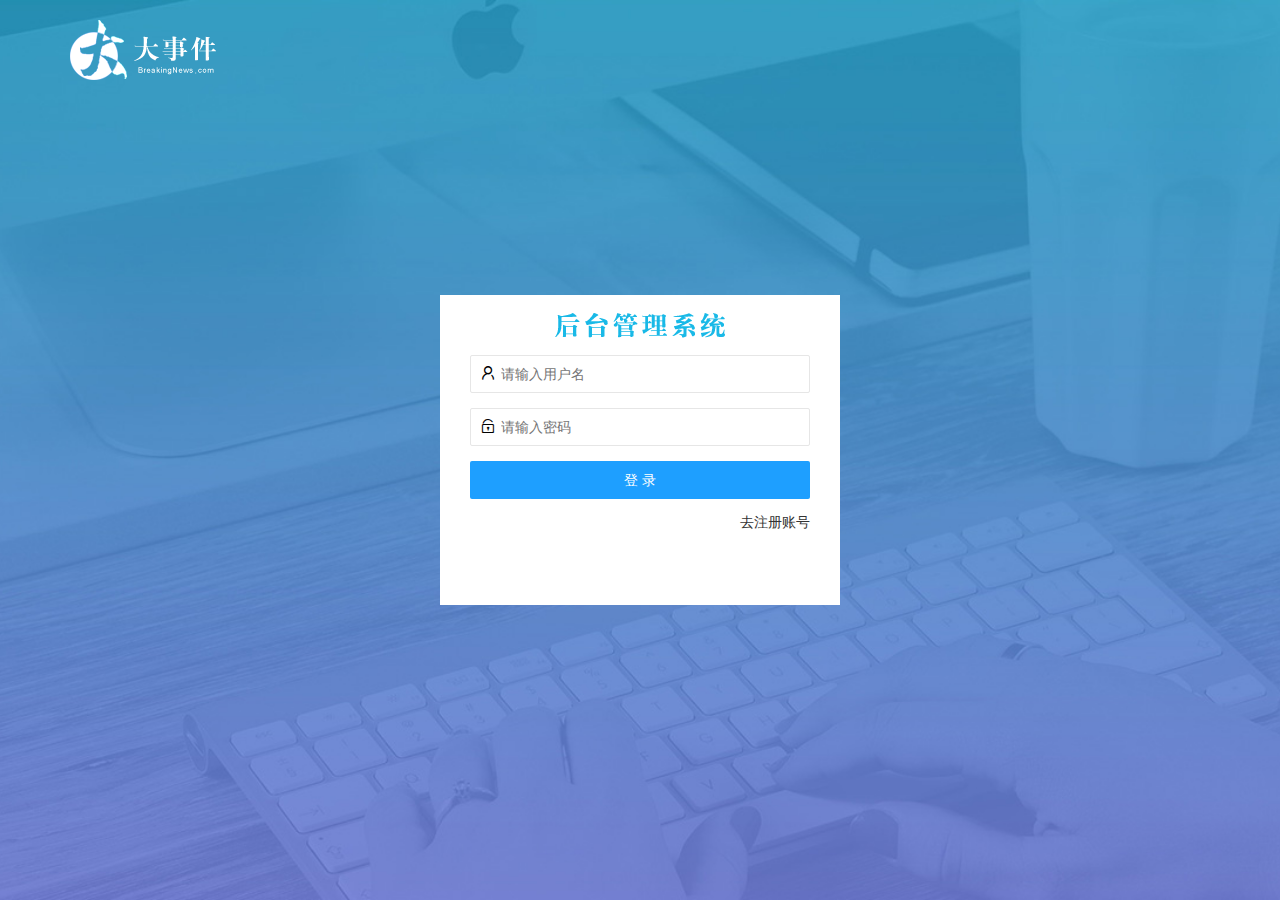
<file: home/index.html>
<!DOCTYPE html>
<html>

<head>
    <meta charset="utf-8">
    <meta name="viewport" content="width=device-width, initial-scale=1, maximum-scale=1">
    <title>75期大事件后台主页</title>

    <script>
        // 校验   token是否存在  
        let token = localStorage.getItem('token');
        if ( !token ) {
            location.href = 'login.html ';
        }
    </script>
    <link rel="stylesheet" href="../assets/lib/layui/css/layui.css">
    <link rel="stylesheet" href="../assets/fonts/iconfont.css">
    <link rel="stylesheet" href="../assets/css/index.css">
    



</head>

<body class="layui-layout-body">
    <div class="layui-layout layui-layout-admin">
        <div class="layui-header">
            <div class="layui-logo">
                <img src="/assets/images/logo.png" alt="">
            </div>

            <ul class="layui-nav layui-layout-right">
                <li class="layui-nav-item">
                    <a href="javascript:;" class="userInfo">
                        <img src="http://t.cn/RCzsdCq" class="layui-nav-img">
                        <!-- text-avatar 文字头像 -->
                        <span class="text-avatar">A</span>
                        个人中心
                    </a>
                    <dl class="layui-nav-child">
                        <dd><a href="">基本资料</a></dd>
                        <dd><a href="">更换头像</a></dd>
                        <dd><a href="">重置密码</a></dd>
                    </dl>
                </li>
                <li class="layui-nav-item"><a href="javascript:;" id="logoutBtn"><span
                            class="iconfont icon-tuichu"></span>退出</a></li>
            </ul>
        </div>

        <div class="layui-side layui-bg-black">
            <div class="layui-side-scroll">
                <div class="userInfo">
                    <img src="http://t.cn/RCzsdCq" class="layui-nav-img">
                    <!-- text-avatar 文字头像 -->
                    <span class="text-avatar">A</span>
                    <span id="welcome">欢迎 XMAN</span>
                </div>

                <!-- 左侧导航区域（可配合layui已有的垂直导航） -->
                <ul class="layui-nav layui-nav-tree" lay-filter="test" lay-shrink="all">
                    <li class="layui-nav-item layui-this"><a href="/home/dashboard.html" target="layBody"><span
                                class="iconfont icon-home"></span>首页</a></li>
                    <li class="layui-nav-item">
                        <a class="" href="javascript:;"><span class="iconfont icon-16"></span>文章管理</a>
                        <dl class="layui-nav-child">
                            <dd><a href="javascript:;"><i class="layui-icon layui-icon-app"></i>文章类别</a></dd>
                            <dd><a href="javascript:;"><i class="layui-icon layui-icon-app"></i>文章列表</a></dd>
                            <dd><a href="javascript:;"><i class="layui-icon layui-icon-app"></i>发布文章</a></dd>
                        </dl>
                    </li>
                    <li class="layui-nav-item">
                        <a href="javascript:;"><span class="iconfont icon-user"></span>个人中心</a>
                        <dl class="layui-nav-child">
                            <dd><a href="/user/user_info.html" target="layBody"><i
                                        class="layui-icon layui-icon-app"></i>基本资料</a></dd>
                            <dd><a href="/user/user_avatar.html" target="layBody"><i
                                        class="layui-icon layui-icon-app"></i>更换头像</a></dd>
                            <dd><a href="/user/user_pwd.html" target="layBody"><i
                                        class="layui-icon layui-icon-app"></i>重置密码</a></dd>
                        </dl>
                    </li>
                </ul>
            </div>
        </div>

        <div class="layui-body">
            <!-- 内容主体区域 -->
            <!-- <iframe src="/home/dashboard.html" name="layBody" frameborder="0"></iframe> -->
            <iframe src="../user/user_avatar.html" name="layBody" frameborder="0"></iframe>
        </div>

        <div class="layui-footer">
            <!-- 底部固定区域 -->
            © www.itheima.com - 黑马程序员
        </div>
    </div>
   <script src="../assets/lib/layui/layui.all.js"></script>
   <script src="../assets/lib/jquery.js"></script>
   <script src="../assets/js/ajaxBase.js"></script>
   
   <script src="../assets/js/index.js"></script>
   

    
</body>

</html>
</file>
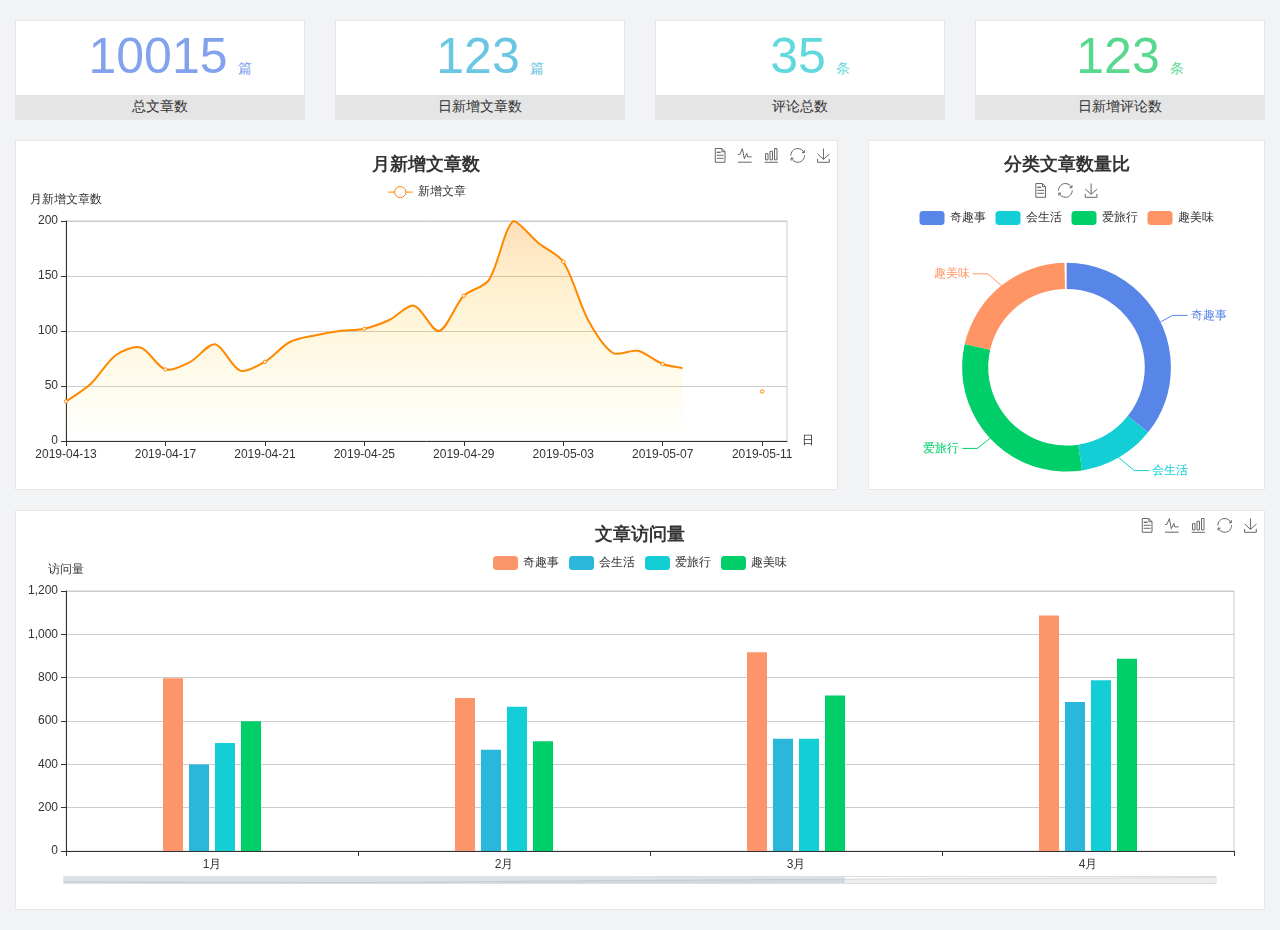
<file: home/dashboard.html>
<!DOCTYPE html>
<html lang="en">

<head>
  <meta charset="UTF-8">
  <meta name="viewport" content="width=device-width, initial-scale=1.0">
  <meta http-equiv="X-UA-Compatible" content="ie=edge">
  <title>图表统计</title>
  <link rel="stylesheet" href="../../assets/lib/bootstrap.css" />
  <link rel="stylesheet" href="../../assets/lib/main.css" />
  <script src="../../assets/lib/jquery.js"></script>
  <script type="text/javascript" src="../../assets/lib/echarts.min.js"></script>
</head>

<body>
  <div class="container-fluid">
    <div class="row spannel_list">
      <div class="col-sm-3 col-xs-6">
        <div class="spannel">
          <em>10015</em><span>篇</span>
          <b>总文章数</b>
        </div>
      </div>
      <div class="col-sm-3 col-xs-6">
        <div class="spannel scolor01">
          <em>123</em><span>篇</span>
          <b>日新增文章数</b>
        </div>
      </div>
      <div class="col-sm-3 col-xs-6">
        <div class="spannel scolor02">
          <em>35</em><span>条</span>
          <b>评论总数</b>
        </div>
      </div>
      <div class="col-sm-3 col-xs-6">
        <div class="spannel scolor03">
          <em>123</em><span>条</span>
          <b>日新增评论数</b>
        </div>
      </div>
    </div>
  </div>

  <div class="container-fluid">
    <div class="row curve-pie">
      <div class="col-lg-8 col-md-8">
        <div class="gragh_pannel" id="curve_show"></div>
      </div>
      <div class="col-lg-4 col-md-4">
        <div class="gragh_pannel" id="pie_show"></div>
      </div>
    </div>
  </div>

  <div class="container-fluid">
    <div class="column_pannel" id="column_show"></div>
  </div>

  <script>
    var oChart = echarts.init(document.getElementById('curve_show'));
    var aList_all = [
      { 'count': 36, 'date': '2019-04-13' },
      { 'count': 52, 'date': '2019-04-14' },
      { 'count': 78, 'date': '2019-04-15' },
      { 'count': 85, 'date': '2019-04-16' },
      { 'count': 65, 'date': '2019-04-17' },
      { 'count': 72, 'date': '2019-04-18' },
      { 'count': 88, 'date': '2019-04-19' },
      { 'count': 64, 'date': '2019-04-20' },
      { 'count': 72, 'date': '2019-04-21' },
      { 'count': 90, 'date': '2019-04-22' },
      { 'count': 96, 'date': '2019-04-23' },
      { 'count': 100, 'date': '2019-04-24' },
      { 'count': 102, 'date': '2019-04-25' },
      { 'count': 110, 'date': '2019-04-26' },
      { 'count': 123, 'date': '2019-04-27' },
      { 'count': 100, 'date': '2019-04-28' },
      { 'count': 132, 'date': '2019-04-29' },
      { 'count': 146, 'date': '2019-04-30' },
      { 'count': 200, 'date': '2019-05-01' },
      { 'count': 180, 'date': '2019-05-02' },
      { 'count': 163, 'date': '2019-05-03' },
      { 'count': 110, 'date': '2019-05-04' },
      { 'count': 80, 'date': '2019-05-05' },
      { 'count': 82, 'date': '2019-05-06' },
      { 'count': 70, 'date': '2019-05-07' },
      { 'count': 65, 'date': '2019-05-08' },
      { 'count': 54, 'date': '2019-05-09' },
      { 'count': 40, 'date': '2019-05-10' },
      { 'count': 45, 'date': '2019-05-11' },
      { 'count': 38, 'date': '2019-05-12' },
    ];

    let aCount = [];
    let aDate = [];

    for (var i = 0; i < aList_all.length; i++) {
      aCount.push(aList_all[i].count);
      aDate.push(aList_all[i].date);
    }

    var chartopt = {
      title: {
        text: '月新增文章数',
        left: 'center',
        top: '10'
      },
      tooltip: {
        trigger: 'axis'
      },
      legend: {
        data: ['新增文章'],
        top: '40'
      },
      toolbox: {
        show: true,
        feature: {
          mark: { show: true },
          dataView: { show: true, readOnly: false },
          magicType: { show: true, type: ['line', 'bar'] },
          restore: { show: true },
          saveAsImage: { show: true }
        }
      },
      calculable: true,
      xAxis: [
        {
          name: '日',
          type: 'category',
          boundaryGap: false,
          data: aDate
        }
      ],
      yAxis: [
        {
          name: '月新增文章数',
          type: 'value'
        }
      ],
      series: [
        {
          name: '新增文章',
          type: 'line',
          smooth: true,
          itemStyle: { normal: { areaStyle: { type: 'default' }, color: '#f80' }, lineStyle: { color: '#f80' } },
          data: aCount
        }],
      areaStyle: {
        normal: {
          color: new echarts.graphic.LinearGradient(0, 0, 0, 1, [{
            offset: 0,
            color: 'rgba(255,136,0,0.39)'
          }, {
            offset: .34,
            color: 'rgba(255,180,0,0.25)'
          }, {
            offset: 1,
            color: 'rgba(255,222,0,0.00)'
          }])

        }
      },
      grid: {
        show: true,
        x: 50,
        x2: 50,
        y: 80,
        height: 220
      }
    };

    oChart.setOption(chartopt);


    var oPie = echarts.init(document.getElementById('pie_show'));
    var oPieopt =
    {
      title: {
        top: 10,
        text: '分类文章数量比',
        x: 'center'
      },
      tooltip: {
        trigger: 'item',
        formatter: "{a} <br/>{b} : {c} ({d}%)"
      },
      color: ['#5885e8', '#13cfd5', '#00ce68', '#ff9565'],
      legend: {
        x: 'center',
        top: 65,
        data: ['奇趣事', '会生活', '爱旅行', '趣美味']
      },
      toolbox: {
        show: true,
        x: 'center',
        top: 35,
        feature: {
          mark: { show: true },
          dataView: { show: true, readOnly: false },
          magicType: {
            show: true,
            type: ['pie', 'funnel'],
            option: {
              funnel: {
                x: '25%',
                width: '50%',
                funnelAlign: 'left',
                max: 1548
              }
            }
          },
          restore: { show: true },
          saveAsImage: { show: true }
        }
      },
      calculable: true,
      series: [
        {
          name: '访问来源',
          type: 'pie',
          radius: ['45%', '60%'],
          center: ['50%', '65%'],
          data: [
            { value: 300, name: '奇趣事' },
            { value: 100, name: '会生活' },
            { value: 260, name: '爱旅行' },
            { value: 180, name: '趣美味' }
          ]
        }
      ]
    };
    oPie.setOption(oPieopt);



    var oColumn = this.echarts.init(document.getElementById('column_show'));
    var oColumnopt =
    {
      title: {
        text: '文章访问量',
        left: 'center',
        top: '10'
      },
      tooltip: {
        trigger: 'axis'
      },
      legend: {
        data: ['奇趣事', '会生活', '爱旅行', '趣美味'],
        top: '40'
      },
      toolbox: {
        show: true,
        feature: {
          mark: { show: true },
          dataView: { show: true, readOnly: false },
          magicType: { show: true, type: ['line', 'bar'] },
          restore: { show: true },
          saveAsImage: { show: true }
        }
      },
      calculable: true,
      xAxis: [
        {
          type: 'category',
          data: ['1月', '2月', '3月', '4月', '5月']
        }
      ],
      yAxis: [
        {
          name: '访问量',
          type: 'value'
        }
      ],
      series: [
        {
          name: '奇趣事',
          type: 'bar',
          barWidth: 20,
          itemStyle: {
            normal: { areaStyle: { type: 'default' }, color: '#fd956a' }
          },
          data: [800, 708, 920, 1090, 1200]
        },
        {
          name: '会生活',
          type: 'bar',
          barWidth: 20,
          itemStyle: {
            normal: { areaStyle: { type: 'default' }, color: '#2bb6db' }
          },
          data: [400, 468, 520, 690, 800]
        },
        {
          name: '爱旅行',
          type: 'bar',
          barWidth: 20,
          itemStyle: {
            normal: { areaStyle: { type: 'default' }, color: '#13cfd5' }
          },
          data: [500, 668, 520, 790, 900]
        },
        {
          name: '趣美味',
          type: 'bar',
          barWidth: 20,
          itemStyle: {
            normal: { areaStyle: { type: 'default' }, color: '#00ce68' }
          },
          data: [600, 508, 720, 890, 1000]
        }
      ],
      grid: {
        show: true,
        x: 50,
        x2: 30,
        y: 80,
        height: 260
      },
      dataZoom: [//给x轴设置滚动条
        {
          start: 0,//默认为0
          end: 100 - 1000 / 31,//默认为100
          type: 'slider',
          show: true,
          xAxisIndex: [0],
          handleSize: 0,//滑动条的 左右2个滑动条的大小
          height: 8,//组件高度
          left: 45, //左边的距离
          right: 50,//右边的距离
          bottom: 26,//右边的距离
          handleColor: '#ddd',//h滑动图标的颜色
          handleStyle: {
            borderColor: "#cacaca",
            borderWidth: "1",
            shadowBlur: 2,
            background: "#ddd",
            shadowColor: "#ddd",
          }
        }]
    };
    oColumn.setOption(oColumnopt);
  </script>
</body>

</html>
</file>
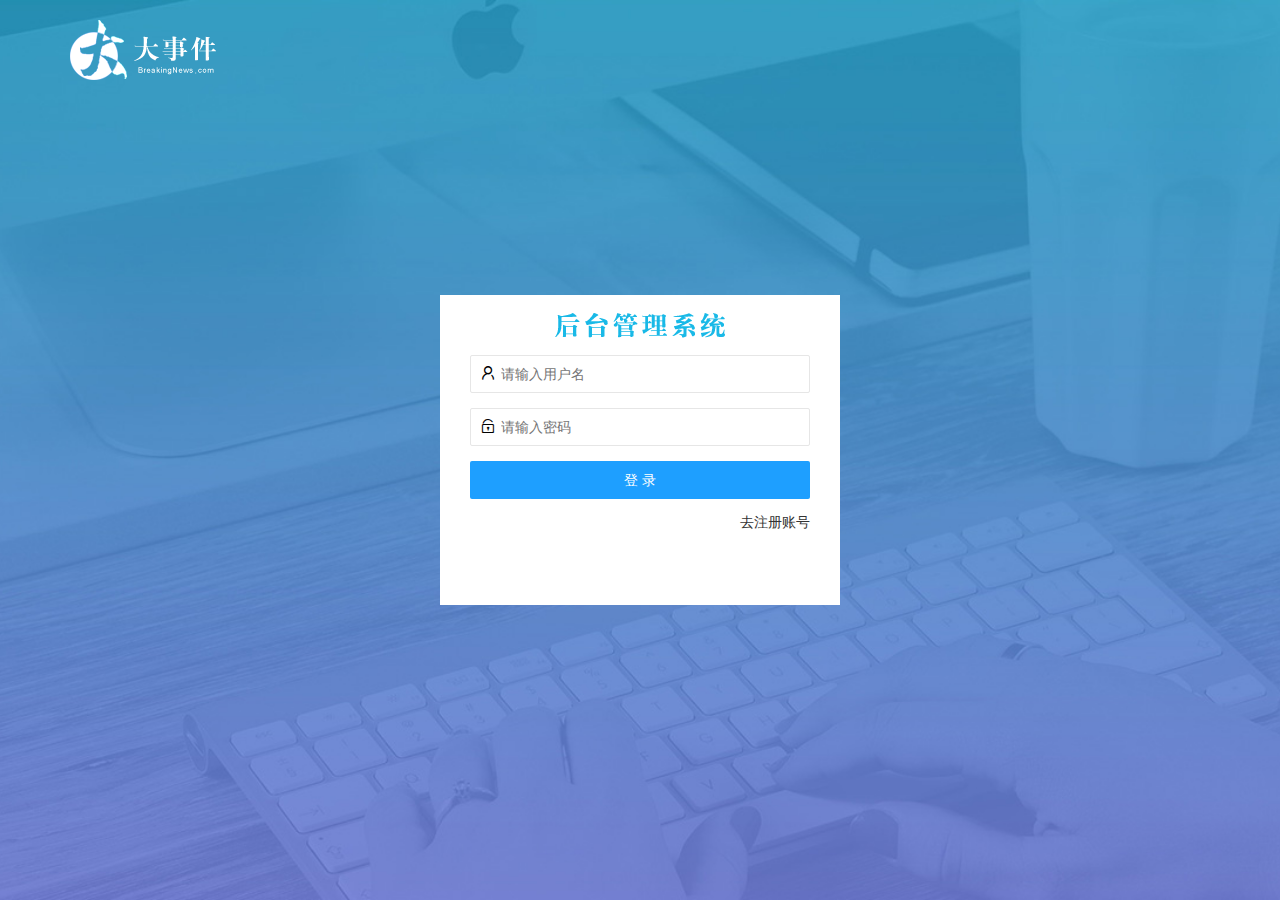
<file: home/login.html>
<!DOCTYPE html>
<html lang="en">
<head>
    <meta charset="UTF-8">
    <meta name="viewport" content="width=device-width, initial-scale=1.0">
    <title>Document</title>
    <link rel="stylesheet" href="../assets/lib/layui/css/layui.css">
    <link rel="stylesheet" href="../assets/css/login.css">
</head>
<body>
    <!-- logo -->
    <div class="layui-main header">
        <img src="/assets/images/logo.png" alt="">
    </div>

    <!-- 登录&&注册表单区域 -->
    <div class="loginAndResi">
        <!-- 标题 -->
        <div class="title"></div>

        <!-- 登录 -->
        <div class="loginBox">
            <form class="layui-form" id="loginForm">
                <div class="layui-form-item">
                    <i class="layui-icon layui-icon-username"></i>
                    <input type="text" name="username" required lay-verify="required" placeholder="请输入用户名"
                        autocomplete="off" class="layui-input">
                </div>
                <div class="layui-form-item">
                    <i class="layui-icon layui-icon-password"></i>
                    <input type="password" name="password" required lay-verify="required|pass" placeholder="请输入密码"
                        autocomplete="off" class="layui-input">
                </div>
                <div class="layui-form-item">
                    <button class="layui-btn layui-btn-normal layui-btn-fluid" lay-submit lay-filter="formDemo">登
                        录</button>
                </div>
                <div class="layui-form-item">
                    <a href="javascript:;" id="gotoRegi">去注册账号</a>
                </div>
            </form>
        </div>
        <!-- 注册 -->
        <div class="regiBox">
            <form class="layui-form" id="regiForm">
                <div class="layui-form-item">
                    <i class="layui-icon layui-icon-username"></i>
                    <input type="text" name="username" required lay-verify="required" placeholder="请输入用户名"
                        autocomplete="off" class="layui-input">
                </div>
                <div class="layui-form-item">
                    <i class="layui-icon layui-icon-password"></i>
                    <input type="password" name="password" required lay-verify="required|pass" placeholder="请输入密码"
                        autocomplete="off" class="layui-input">
                </div>
                <div class="layui-form-item">
                    <i class="layui-icon layui-icon-password"></i>
                    <input type="password" name="repassword" required lay-verify="required|pass|repass"
                        placeholder="再次确认密码" autocomplete="off" class="layui-input">
                </div>
                <div class="layui-form-item">
                    <button class="layui-btn layui-btn-normal layui-btn-fluid" lay-submit lay-filter="formDemo">注册
                    </button>
                </div>
                <div class="layui-form-item">
                    <a href="javascript:;" id="gotoLogin">去登录</a>
                </div>
            </form>
        </div>
    </div>
 
<!-- 加载JQ文件 -->
<script src="../assets/lib/jquery.js"></script>
<!-- 加载layui.all.js -->
<script src="../assets/lib/layui/layui.all.js"></script>

<!-- 加载自己的js -->
<script src="../assets/js/login.js"></script>
          
</body>
</html>
</file>
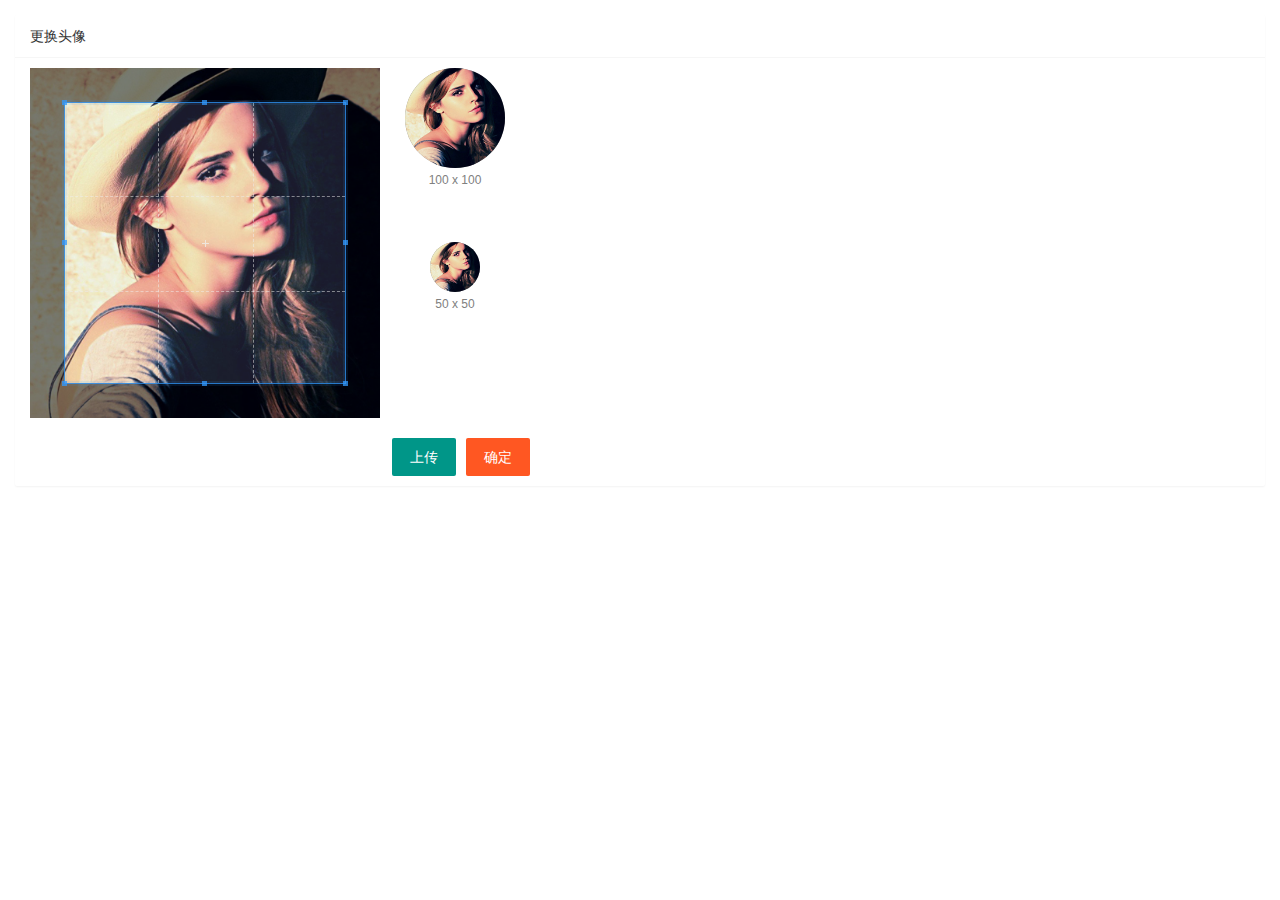
<file: user/user_avatar.html>
<!DOCTYPE html>
<html lang="en">

<head>
    <meta charset="UTF-8">
    <meta name="viewport" content="width=device-width, initial-scale=1.0">
    <title>Document</title>
    <link rel="stylesheet" href="../assets/lib/layui/css/layui.css">
    <link rel="stylesheet" href="../assets/lib/cropper/cropper.css">
    <link rel="stylesheet" href="../assets/css/user/user_avatar.css">
</head>

<body>
    <div class="layui-card">
        <div class="layui-card-header">更换头像</div>
        <div class="layui-card-body">
          <!-- 第一行的图片裁剪和预览区域 -->
          <div class="row1">
            <!-- 图片裁剪区域 -->
            <div class="cropper-box">
              <!-- 这个 img 标签很重要，将来会把它初始化为裁剪区域 -->
              <img id="image" src="/assets/images/sample.jpg" />
            </div>
            <!-- 图片的预览区域 -->
            <div class="preview-box">
              <div>
                <!-- 宽高为 100px 的预览区域 -->
                <div class="img-preview w100"></div>
                <p class="size">100 x 100</p>
              </div>
              <div>
                <!-- 宽高为 50px 的预览区域 -->
                <div class="img-preview w50"></div>
                <p class="size">50 x 50</p>
              </div>
            </div>
          </div>
    
          <!-- 第二行的按钮区域 -->
          <div class="row2">
            <!-- accept 控制用户可以选择哪些类型的文件 -->
            <input type="file" accept="image/*" id="file" class="layui-hide">
            <button type="button" class="layui-btn" id="uploadBtn">上传</button>
            <button type="button" class="layui-btn layui-btn-danger" id="sureBtn">确定</button>
          </div>
        </div>
      </div>
  
       <script src="../assets/lib/layui/layui.all.js"></script> 
       <script src="../assets/lib/jquery.js"></script>
       <script src="../assets/js/ajaxBase.js"></script>
       <script src="../assets/lib/cropper/Cropper.js"></script>
       <script src="../assets/lib/cropper/jquery-cropper.js"></script>
       <script src="../assets/js/user/user_avatar.js"></script>
</body>

</html>
</file>
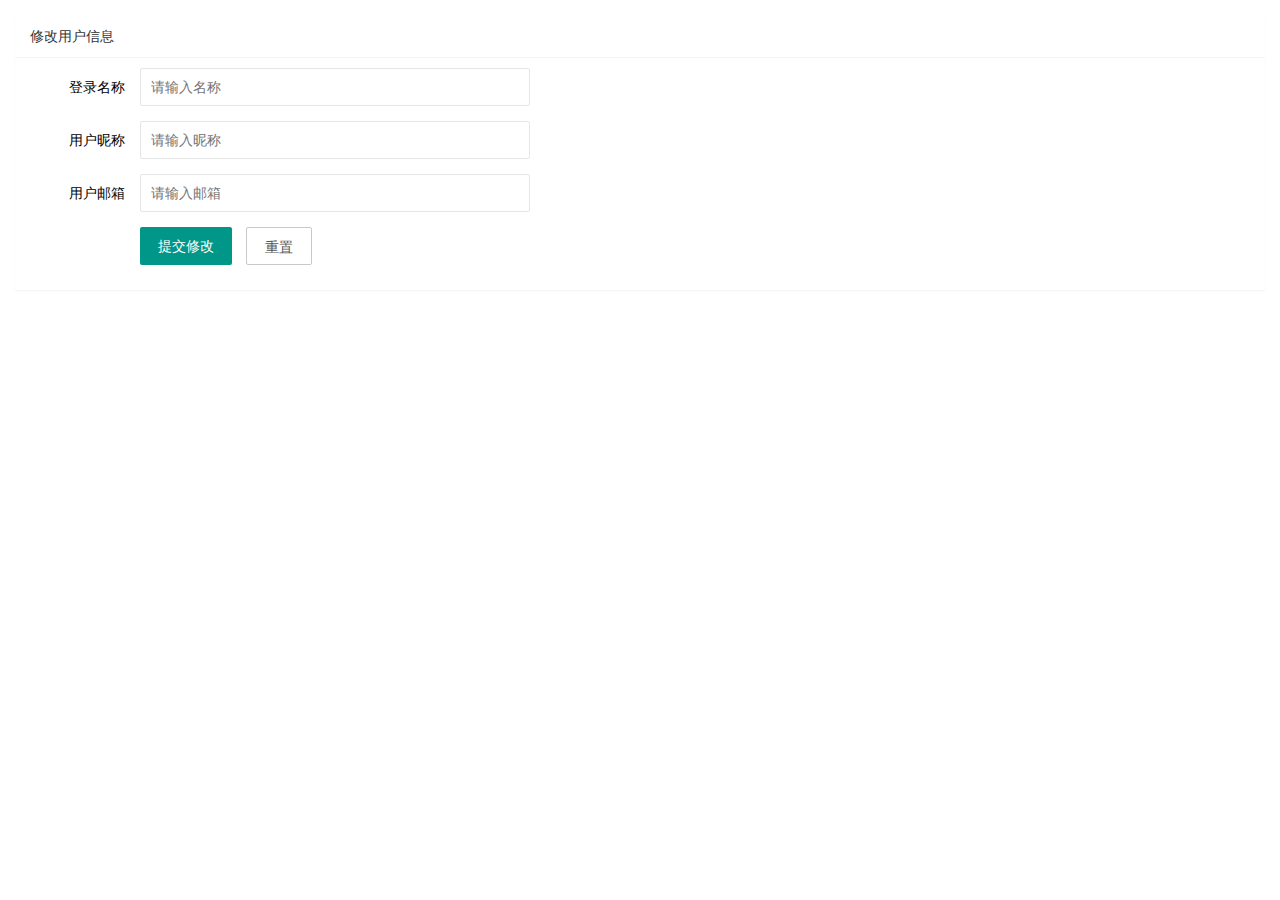
<file: user/user_info.html>
<!DOCTYPE html>
<html lang="en">
<head>
    <meta charset="UTF-8">
    <meta name="viewport" content="width=device-width, initial-scale=1.0">
    <title>Document</title>
    <link rel="stylesheet" href="">
    <link rel="stylesheet" href="../assets/lib/layui/css/layui.css">

    <link rel="stylesheet" href="../assets/css/user/user_info.css">
</head>
<body>

    <!-- 个人用户界面  基本资料   页面结构 -->
    <div class="layui-card">
        <div class="layui-card-header">修改用户信息</div>
        <div class="layui-card-body">
            <form class="layui-form" id="userForm" lay-filter="userForm">
                <div class="layui-form-item layui-hide">
                    <label class="layui-form-label">id</label>
                    <div class="layui-input-block">
                        <!-- readonly 只读效果 -->
                        <input type="text" name="id" readonly required lay-verify="required" placeholder="请输入名称"
                            autocomplete="off" class="layui-input">
                    </div>
                </div>
                <div class="layui-form-item">
                    <label class="layui-form-label">登录名称</label>
                    <div class="layui-input-block">
                        <!-- readonly 只读效果 -->
                        <input type="text" name="username" readonly required lay-verify="required" placeholder="请输入名称"
                            autocomplete="off" class="layui-input">
                    </div>
                </div>
                <div class="layui-form-item">
                    <label class="layui-form-label">用户昵称</label>
                    <div class="layui-input-block">
                        <input type="text" name="nickname" required lay-verify="required|nickname" placeholder="请输入昵称"
                            autocomplete="off" class="layui-input">
                    </div>
                </div>
                <div class="layui-form-item">
                    <label class="layui-form-label">用户邮箱</label>
                    <div class="layui-input-block">
                        <input type="email" name="email" required lay-verify="required|email" placeholder="请输入邮箱"
                            autocomplete="off" class="layui-input">
                    </div>
                </div>
                <div class="layui-form-item">
                    <div class="layui-input-block">
                        <button class="layui-btn" lay-submit lay-filter="formDemo">提交修改</button>
                        <button type="reset" id="resetBtn" class="layui-btn layui-btn-primary">重置</button>
                    </div>
                </div>
            </form>
        </div>
    </div>
    <script src="../assets/lib/layui/layui.all.js"></script>

    <script src="../assets/lib/jquery.js"></script>

    <script src="../assets/js/ajaxBase.js"></script>

    <script src="../assets/js/user/user_info.js"></script>
</body>
</html>
</file>
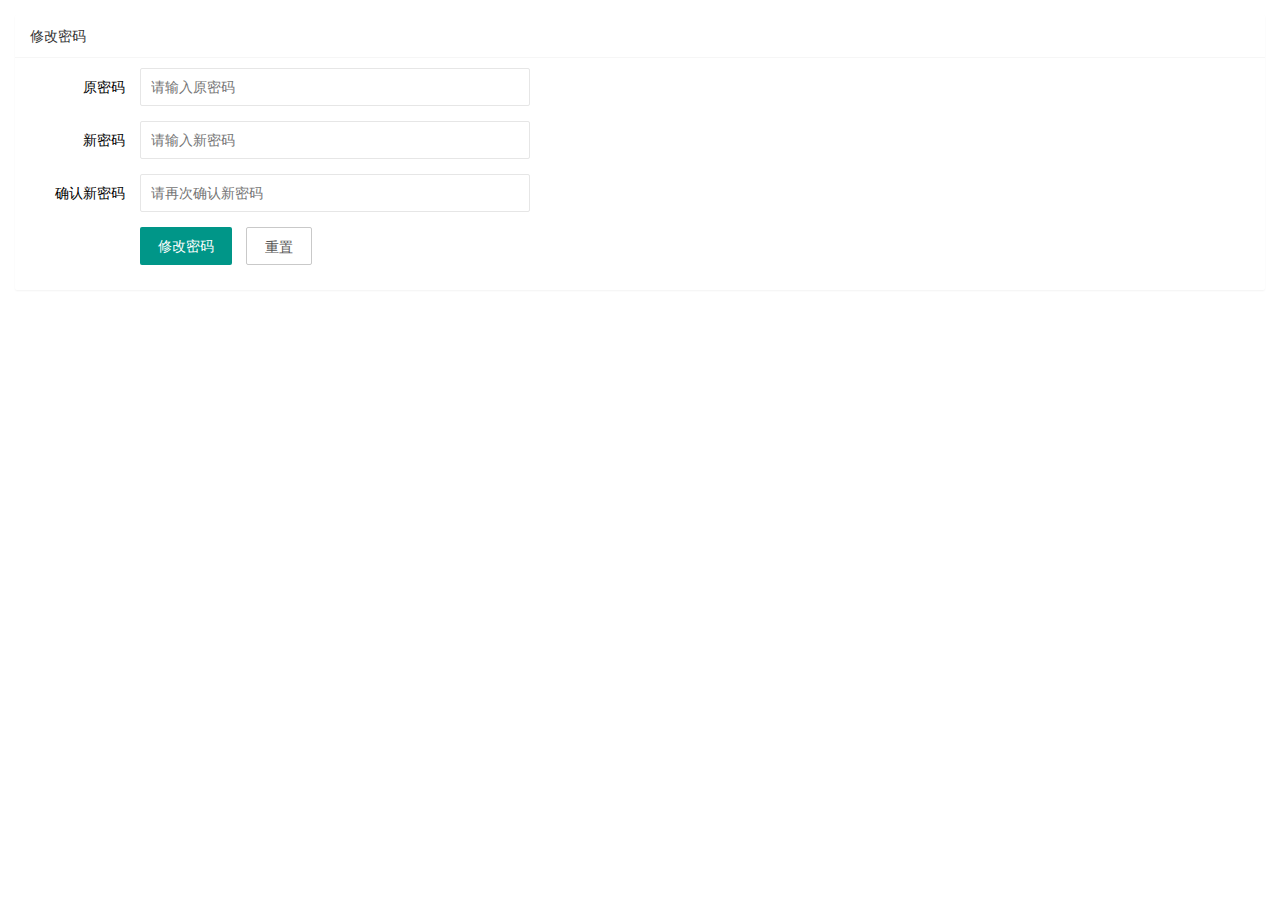
<file: user/user_pwd.html>
<!DOCTYPE html>
<html lang="en">
<head>
    <meta charset="UTF-8">
    <meta name="viewport" content="width=device-width, initial-scale=1.0">
    <title>Document</title>  
    <link rel="stylesheet" href="../assets/lib/layui/css/layui.css">
    <link rel="stylesheet" href="../assets/css/user/user_pwd.css">
    
</head>
<body>
    <!-- 该页面  是个人中心 重置密码页面 -->   
    <div class="layui-card">
        <div class="layui-card-header">修改密码</div>
        <div class="layui-card-body">
          <form class="layui-form" id="pwdForm">
            <div class="layui-form-item">
              <label class="layui-form-label">原密码</label>
              <div class="layui-input-block">
                <input type="password" name="oldPwd" required lay-verify="required|pass" placeholder="请输入原密码"
                  autocomplete="off" class="layui-input">
              </div>
            </div>
            <div class="layui-form-item">
              <label class="layui-form-label">新密码</label>
              <div class="layui-input-block">
                <input type="password" name="newPwd" required lay-verify="required|pass|newPwd" placeholder="请输入新密码"
                  autocomplete="off" class="layui-input">
              </div>
            </div>
            <div class="layui-form-item">
              <label class="layui-form-label">确认新密码</label>
              <div class="layui-input-block">
                <input type="password" name="rePwd" required lay-verify="required|pass|samePwd" placeholder="请再次确认新密码"
                  autocomplete="off" class="layui-input">
              </div>
            </div>
            <div class="layui-form-item">
              <div class="layui-input-block">
                <button class="layui-btn" lay-submit lay-filter="formDemo">修改密码</button>
                <button type="reset" class="layui-btn layui-btn-primary">重置</button>
              </div>
            </div>
          </form>
        </div>
      </div>

      <script src="../assets/lib/layui/layui.all.js"></script>
      <script src="../assets/lib/jquery.js"></script>
      <script src="../assets/js/ajaxBase.js"></script>
      <script src="../assets/js/user/user_pwd.js"></script>
</body>
</html>
</file>
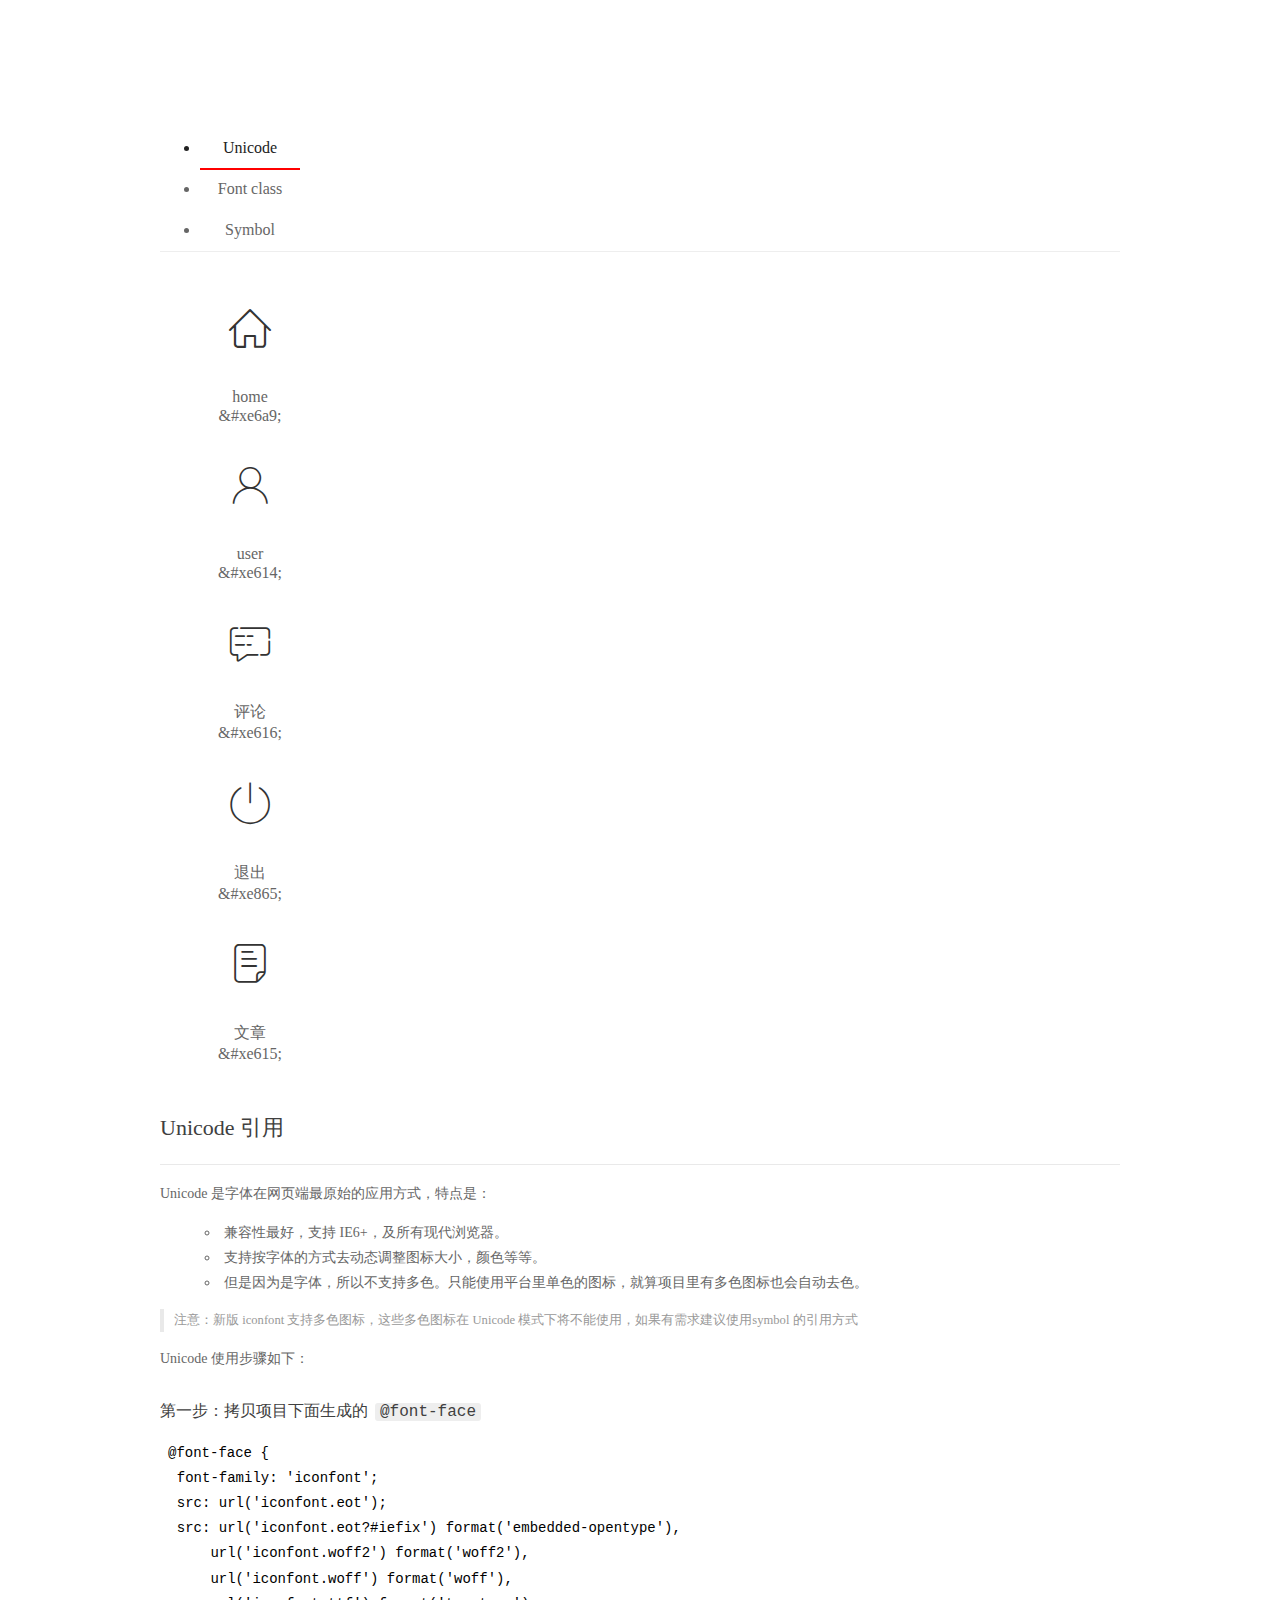
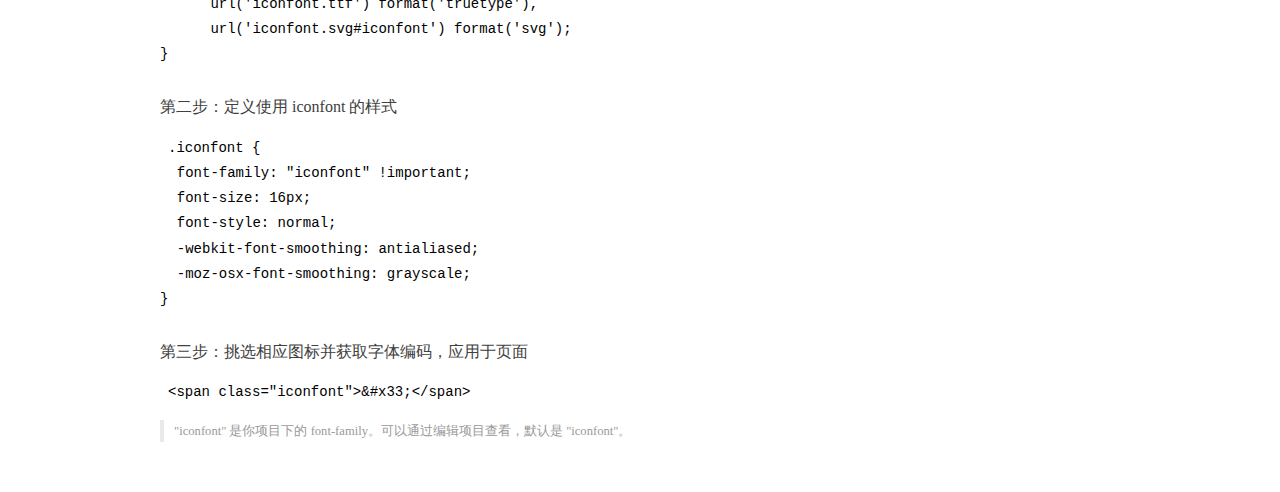
<file: assets/fonts/demo_index.html>
<!DOCTYPE html>
<html>
<head>
  <meta charset="utf-8"/>
  <title>IconFont Demo</title>
  <link rel="shortcut icon" href="https://gtms04.alicdn.com/tps/i4/TB1_oz6GVXXXXaFXpXXJDFnIXXX-64-64.ico" type="image/x-icon"/>
  <link rel="stylesheet" href="https://g.alicdn.com/thx/cube/1.3.2/cube.min.css">
  <link rel="stylesheet" href="demo.css">
  <link rel="stylesheet" href="iconfont.css">
  <script src="iconfont.js"></script>
  <!-- jQuery -->
  <script src="https://a1.alicdn.com/oss/uploads/2018/12/26/7bfddb60-08e8-11e9-9b04-53e73bb6408b.js"></script>
  <!-- 代码高亮 -->
  <script src="https://a1.alicdn.com/oss/uploads/2018/12/26/a3f714d0-08e6-11e9-8a15-ebf944d7534c.js"></script>
</head>
<body>
  <div class="main">
    <h1 class="logo"><a href="https://www.iconfont.cn/" title="iconfont 首页" target="_blank">&#xe86b;</a></h1>
    <div class="nav-tabs">
      <ul id="tabs" class="dib-box">
        <li class="dib active"><span>Unicode</span></li>
        <li class="dib"><span>Font class</span></li>
        <li class="dib"><span>Symbol</span></li>
      </ul>
      
    </div>
    <div class="tab-container">
      <div class="content unicode" style="display: block;">
          <ul class="icon_lists dib-box">
          
            <li class="dib">
              <span class="icon iconfont">&#xe6a9;</span>
                <div class="name">home</div>
                <div class="code-name">&amp;#xe6a9;</div>
              </li>
          
            <li class="dib">
              <span class="icon iconfont">&#xe614;</span>
                <div class="name">user</div>
                <div class="code-name">&amp;#xe614;</div>
              </li>
          
            <li class="dib">
              <span class="icon iconfont">&#xe616;</span>
                <div class="name">评论</div>
                <div class="code-name">&amp;#xe616;</div>
              </li>
          
            <li class="dib">
              <span class="icon iconfont">&#xe865;</span>
                <div class="name">退出</div>
                <div class="code-name">&amp;#xe865;</div>
              </li>
          
            <li class="dib">
              <span class="icon iconfont">&#xe615;</span>
                <div class="name">文章</div>
                <div class="code-name">&amp;#xe615;</div>
              </li>
          
          </ul>
          <div class="article markdown">
          <h2 id="unicode-">Unicode 引用</h2>
          <hr>

          <p>Unicode 是字体在网页端最原始的应用方式，特点是：</p>
          <ul>
            <li>兼容性最好，支持 IE6+，及所有现代浏览器。</li>
            <li>支持按字体的方式去动态调整图标大小，颜色等等。</li>
            <li>但是因为是字体，所以不支持多色。只能使用平台里单色的图标，就算项目里有多色图标也会自动去色。</li>
          </ul>
          <blockquote>
            <p>注意：新版 iconfont 支持多色图标，这些多色图标在 Unicode 模式下将不能使用，如果有需求建议使用symbol 的引用方式</p>
          </blockquote>
          <p>Unicode 使用步骤如下：</p>
          <h3 id="-font-face">第一步：拷贝项目下面生成的 <code>@font-face</code></h3>
<pre><code class="language-css"
>@font-face {
  font-family: 'iconfont';
  src: url('iconfont.eot');
  src: url('iconfont.eot?#iefix') format('embedded-opentype'),
      url('iconfont.woff2') format('woff2'),
      url('iconfont.woff') format('woff'),
      url('iconfont.ttf') format('truetype'),
      url('iconfont.svg#iconfont') format('svg');
}
</code></pre>
          <h3 id="-iconfont-">第二步：定义使用 iconfont 的样式</h3>
<pre><code class="language-css"
>.iconfont {
  font-family: "iconfont" !important;
  font-size: 16px;
  font-style: normal;
  -webkit-font-smoothing: antialiased;
  -moz-osx-font-smoothing: grayscale;
}
</code></pre>
          <h3 id="-">第三步：挑选相应图标并获取字体编码，应用于页面</h3>
<pre>
<code class="language-html"
>&lt;span class="iconfont"&gt;&amp;#x33;&lt;/span&gt;
</code></pre>
          <blockquote>
            <p>"iconfont" 是你项目下的 font-family。可以通过编辑项目查看，默认是 "iconfont"。</p>
          </blockquote>
          </div>
      </div>
      <div class="content font-class">
        <ul class="icon_lists dib-box">
          
          <li class="dib">
            <span class="icon iconfont icon-home"></span>
            <div class="name">
              home
            </div>
            <div class="code-name">.icon-home
            </div>
          </li>
          
          <li class="dib">
            <span class="icon iconfont icon-user"></span>
            <div class="name">
              user
            </div>
            <div class="code-name">.icon-user
            </div>
          </li>
          
          <li class="dib">
            <span class="icon iconfont icon-pinglun"></span>
            <div class="name">
              评论
            </div>
            <div class="code-name">.icon-pinglun
            </div>
          </li>
          
          <li class="dib">
            <span class="icon iconfont icon-tuichu"></span>
            <div class="name">
              退出
            </div>
            <div class="code-name">.icon-tuichu
            </div>
          </li>
          
          <li class="dib">
            <span class="icon iconfont icon-16"></span>
            <div class="name">
              文章
            </div>
            <div class="code-name">.icon-16
            </div>
          </li>
          
        </ul>
        <div class="article markdown">
        <h2 id="font-class-">font-class 引用</h2>
        <hr>

        <p>font-class 是 Unicode 使用方式的一种变种，主要是解决 Unicode 书写不直观，语意不明确的问题。</p>
        <p>与 Unicode 使用方式相比，具有如下特点：</p>
        <ul>
          <li>兼容性良好，支持 IE8+，及所有现代浏览器。</li>
          <li>相比于 Unicode 语意明确，书写更直观。可以很容易分辨这个 icon 是什么。</li>
          <li>因为使用 class 来定义图标，所以当要替换图标时，只需要修改 class 里面的 Unicode 引用。</li>
          <li>不过因为本质上还是使用的字体，所以多色图标还是不支持的。</li>
        </ul>
        <p>使用步骤如下：</p>
        <h3 id="-fontclass-">第一步：引入项目下面生成的 fontclass 代码：</h3>
<pre><code class="language-html">&lt;link rel="stylesheet" href="./iconfont.css"&gt;
</code></pre>
        <h3 id="-">第二步：挑选相应图标并获取类名，应用于页面：</h3>
<pre><code class="language-html">&lt;span class="iconfont icon-xxx"&gt;&lt;/span&gt;
</code></pre>
        <blockquote>
          <p>"
            iconfont" 是你项目下的 font-family。可以通过编辑项目查看，默认是 "iconfont"。</p>
        </blockquote>
      </div>
      </div>
      <div class="content symbol">
          <ul class="icon_lists dib-box">
          
            <li class="dib">
                <svg class="icon svg-icon" aria-hidden="true">
                  <use xlink:href="#icon-home"></use>
                </svg>
                <div class="name">home</div>
                <div class="code-name">#icon-home</div>
            </li>
          
            <li class="dib">
                <svg class="icon svg-icon" aria-hidden="true">
                  <use xlink:href="#icon-user"></use>
                </svg>
                <div class="name">user</div>
                <div class="code-name">#icon-user</div>
            </li>
          
            <li class="dib">
                <svg class="icon svg-icon" aria-hidden="true">
                  <use xlink:href="#icon-pinglun"></use>
                </svg>
                <div class="name">评论</div>
                <div class="code-name">#icon-pinglun</div>
            </li>
          
            <li class="dib">
                <svg class="icon svg-icon" aria-hidden="true">
                  <use xlink:href="#icon-tuichu"></use>
                </svg>
                <div class="name">退出</div>
                <div class="code-name">#icon-tuichu</div>
            </li>
          
            <li class="dib">
                <svg class="icon svg-icon" aria-hidden="true">
                  <use xlink:href="#icon-16"></use>
                </svg>
                <div class="name">文章</div>
                <div class="code-name">#icon-16</div>
            </li>
          
          </ul>
          <div class="article markdown">
          <h2 id="symbol-">Symbol 引用</h2>
          <hr>

          <p>这是一种全新的使用方式，应该说这才是未来的主流，也是平台目前推荐的用法。相关介绍可以参考这篇<a href="">文章</a>
            这种用法其实是做了一个 SVG 的集合，与另外两种相比具有如下特点：</p>
          <ul>
            <li>支持多色图标了，不再受单色限制。</li>
            <li>通过一些技巧，支持像字体那样，通过 <code>font-size</code>, <code>color</code> 来调整样式。</li>
            <li>兼容性较差，支持 IE9+，及现代浏览器。</li>
            <li>浏览器渲染 SVG 的性能一般，还不如 png。</li>
          </ul>
          <p>使用步骤如下：</p>
          <h3 id="-symbol-">第一步：引入项目下面生成的 symbol 代码：</h3>
<pre><code class="language-html">&lt;script src="./iconfont.js"&gt;&lt;/script&gt;
</code></pre>
          <h3 id="-css-">第二步：加入通用 CSS 代码（引入一次就行）：</h3>
<pre><code class="language-html">&lt;style&gt;
.icon {
  width: 1em;
  height: 1em;
  vertical-align: -0.15em;
  fill: currentColor;
  overflow: hidden;
}
&lt;/style&gt;
</code></pre>
          <h3 id="-">第三步：挑选相应图标并获取类名，应用于页面：</h3>
<pre><code class="language-html">&lt;svg class="icon" aria-hidden="true"&gt;
  &lt;use xlink:href="#icon-xxx"&gt;&lt;/use&gt;
&lt;/svg&gt;
</code></pre>
          </div>
      </div>

    </div>
  </div>
  <script>
  $(document).ready(function () {
      $('.tab-container .content:first').show()

      $('#tabs li').click(function (e) {
        var tabContent = $('.tab-container .content')
        var index = $(this).index()

        if ($(this).hasClass('active')) {
          return
        } else {
          $('#tabs li').removeClass('active')
          $(this).addClass('active')

          tabContent.hide().eq(index).fadeIn()
        }
      })
    })
  </script>
</body>
</html>
</file>
<file: assets/lib/layui/css/layui.css>
/** layui-v2.5.6 MIT License By https://www.layui.com */
 .layui-inline,img{display:inline-block;vertical-align:middle}h1,h2,h3,h4,h5,h6{font-weight:400}.layui-edge,.layui-header,.layui-inline,.layui-main{position:relative}.layui-body,.layui-edge,.layui-elip{overflow:hidden}.layui-btn,.layui-edge,.layui-inline,img{vertical-align:middle}.layui-btn,.layui-disabled,.layui-icon,.layui-unselect{-moz-user-select:none;-webkit-user-select:none;-ms-user-select:none}.layui-elip,.layui-form-checkbox span,.layui-form-pane .layui-form-label{text-overflow:ellipsis;white-space:nowrap}.layui-breadcrumb,.layui-tree-btnGroup{visibility:hidden}blockquote,body,button,dd,div,dl,dt,form,h1,h2,h3,h4,h5,h6,input,li,ol,p,pre,td,textarea,th,ul{margin:0;padding:0;-webkit-tap-highlight-color:rgba(0,0,0,0)}a:active,a:hover{outline:0}img{border:none}li{list-style:none}table{border-collapse:collapse;border-spacing:0}h4,h5,h6{font-size:100%}button,input,optgroup,option,select,textarea{font-family:inherit;font-size:inherit;font-style:inherit;font-weight:inherit;outline:0}pre{white-space:pre-wrap;white-space:-moz-pre-wrap;white-space:-pre-wrap;white-space:-o-pre-wrap;word-wrap:break-word}body{line-height:24px;font:14px Helvetica Neue,Helvetica,PingFang SC,Tahoma,Arial,sans-serif}hr{height:1px;margin:10px 0;border:0;clear:both}a{color:#333;text-decoration:none}a:hover{color:#777}a cite{font-style:normal;*cursor:pointer}.layui-border-box,.layui-border-box *{box-sizing:border-box}.layui-box,.layui-box *{box-sizing:content-box}.layui-clear{clear:both;*zoom:1}.layui-clear:after{content:'\20';clear:both;*zoom:1;display:block;height:0}.layui-inline{*display:inline;*zoom:1}.layui-edge{display:inline-block;width:0;height:0;border-width:6px;border-style:dashed;border-color:transparent}.layui-edge-top{top:-4px;border-bottom-color:#999;border-bottom-style:solid}.layui-edge-right{border-left-color:#999;border-left-style:solid}.layui-edge-bottom{top:2px;border-top-color:#999;border-top-style:solid}.layui-edge-left{border-right-color:#999;border-right-style:solid}.layui-disabled,.layui-disabled:hover{color:#d2d2d2!important;cursor:not-allowed!important}.layui-circle{border-radius:100%}.layui-show{display:block!important}.layui-hide{display:none!important}@font-face{font-family:layui-icon;src:url(../font/iconfont.eot?v=256);src:url(../font/iconfont.eot?v=256#iefix) format('embedded-opentype'),url(../font/iconfont.woff2?v=256) format('woff2'),url(../font/iconfont.woff?v=256) format('woff'),url(../font/iconfont.ttf?v=256) format('truetype'),url(../font/iconfont.svg?v=256#layui-icon) format('svg')}.layui-icon{font-family:layui-icon!important;font-size:16px;font-style:normal;-webkit-font-smoothing:antialiased;-moz-osx-font-smoothing:grayscale}.layui-icon-reply-fill:before{content:"\e611"}.layui-icon-set-fill:before{content:"\e614"}.layui-icon-menu-fill:before{content:"\e60f"}.layui-icon-search:before{content:"\e615"}.layui-icon-share:before{content:"\e641"}.layui-icon-set-sm:before{content:"\e620"}.layui-icon-engine:before{content:"\e628"}.layui-icon-close:before{content:"\1006"}.layui-icon-close-fill:before{content:"\1007"}.layui-icon-chart-screen:before{content:"\e629"}.layui-icon-star:before{content:"\e600"}.layui-icon-circle-dot:before{content:"\e617"}.layui-icon-chat:before{content:"\e606"}.layui-icon-release:before{content:"\e609"}.layui-icon-list:before{content:"\e60a"}.layui-icon-chart:before{content:"\e62c"}.layui-icon-ok-circle:before{content:"\1005"}.layui-icon-layim-theme:before{content:"\e61b"}.layui-icon-table:before{content:"\e62d"}.layui-icon-right:before{content:"\e602"}.layui-icon-left:before{content:"\e603"}.layui-icon-cart-simple:before{content:"\e698"}.layui-icon-face-cry:before{content:"\e69c"}.layui-icon-face-smile:before{content:"\e6af"}.layui-icon-survey:before{content:"\e6b2"}.layui-icon-tree:before{content:"\e62e"}.layui-icon-ie:before{content:"\e7bb"}.layui-icon-upload-circle:before{content:"\e62f"}.layui-icon-add-circle:before{content:"\e61f"}.layui-icon-download-circle:before{content:"\e601"}.layui-icon-templeate-1:before{content:"\e630"}.layui-icon-util:before{content:"\e631"}.layui-icon-face-surprised:before{content:"\e664"}.layui-icon-edit:before{content:"\e642"}.layui-icon-speaker:before{content:"\e645"}.layui-icon-down:before{content:"\e61a"}.layui-icon-file:before{content:"\e621"}.layui-icon-layouts:before{content:"\e632"}.layui-icon-rate-half:before{content:"\e6c9"}.layui-icon-add-circle-fine:before{content:"\e608"}.layui-icon-prev-circle:before{content:"\e633"}.layui-icon-read:before{content:"\e705"}.layui-icon-404:before{content:"\e61c"}.layui-icon-carousel:before{content:"\e634"}.layui-icon-help:before{content:"\e607"}.layui-icon-code-circle:before{content:"\e635"}.layui-icon-windows:before{content:"\e67f"}.layui-icon-water:before{content:"\e636"}.layui-icon-username:before{content:"\e66f"}.layui-icon-find-fill:before{content:"\e670"}.layui-icon-about:before{content:"\e60b"}.layui-icon-location:before{content:"\e715"}.layui-icon-up:before{content:"\e619"}.layui-icon-pause:before{content:"\e651"}.layui-icon-date:before{content:"\e637"}.layui-icon-layim-uploadfile:before{content:"\e61d"}.layui-icon-delete:before{content:"\e640"}.layui-icon-play:before{content:"\e652"}.layui-icon-top:before{content:"\e604"}.layui-icon-firefox:before{content:"\e686"}.layui-icon-friends:before{content:"\e612"}.layui-icon-refresh-3:before{content:"\e9aa"}.layui-icon-ok:before{content:"\e605"}.layui-icon-layer:before{content:"\e638"}.layui-icon-face-smile-fine:before{content:"\e60c"}.layui-icon-dollar:before{content:"\e659"}.layui-icon-group:before{content:"\e613"}.layui-icon-layim-download:before{content:"\e61e"}.layui-icon-picture-fine:before{content:"\e60d"}.layui-icon-link:before{content:"\e64c"}.layui-icon-diamond:before{content:"\e735"}.layui-icon-log:before{content:"\e60e"}.layui-icon-key:before{content:"\e683"}.layui-icon-rate-solid:before{content:"\e67a"}.layui-icon-fonts-del:before{content:"\e64f"}.layui-icon-unlink:before{content:"\e64d"}.layui-icon-fonts-clear:before{content:"\e639"}.layui-icon-triangle-r:before{content:"\e623"}.layui-icon-circle:before{content:"\e63f"}.layui-icon-radio:before{content:"\e643"}.layui-icon-align-center:before{content:"\e647"}.layui-icon-align-right:before{content:"\e648"}.layui-icon-align-left:before{content:"\e649"}.layui-icon-loading-1:before{content:"\e63e"}.layui-icon-return:before{content:"\e65c"}.layui-icon-fonts-strong:before{content:"\e62b"}.layui-icon-upload:before{content:"\e67c"}.layui-icon-dialogue:before{content:"\e63a"}.layui-icon-video:before{content:"\e6ed"}.layui-icon-headset:before{content:"\e6fc"}.layui-icon-cellphone-fine:before{content:"\e63b"}.layui-icon-add-1:before{content:"\e654"}.layui-icon-face-smile-b:before{content:"\e650"}.layui-icon-fonts-html:before{content:"\e64b"}.layui-icon-screen-full:before{content:"\e622"}.layui-icon-form:before{content:"\e63c"}.layui-icon-cart:before{content:"\e657"}.layui-icon-camera-fill:before{content:"\e65d"}.layui-icon-tabs:before{content:"\e62a"}.layui-icon-heart-fill:before{content:"\e68f"}.layui-icon-fonts-code:before{content:"\e64e"}.layui-icon-ios:before{content:"\e680"}.layui-icon-at:before{content:"\e687"}.layui-icon-fire:before{content:"\e756"}.layui-icon-set:before{content:"\e716"}.layui-icon-fonts-u:before{content:"\e646"}.layui-icon-triangle-d:before{content:"\e625"}.layui-icon-tips:before{content:"\e702"}.layui-icon-picture:before{content:"\e64a"}.layui-icon-more-vertical:before{content:"\e671"}.layui-icon-bluetooth:before{content:"\e689"}.layui-icon-flag:before{content:"\e66c"}.layui-icon-loading:before{content:"\e63d"}.layui-icon-fonts-i:before{content:"\e644"}.layui-icon-refresh-1:before{content:"\e666"}.layui-icon-rmb:before{content:"\e65e"}.layui-icon-addition:before{content:"\e624"}.layui-icon-home:before{content:"\e68e"}.layui-icon-time:before{content:"\e68d"}.layui-icon-user:before{content:"\e770"}.layui-icon-notice:before{content:"\e667"}.layui-icon-chrome:before{content:"\e68a"}.layui-icon-edge:before{content:"\e68b"}.layui-icon-login-weibo:before{content:"\e675"}.layui-icon-voice:before{content:"\e688"}.layui-icon-upload-drag:before{content:"\e681"}.layui-icon-login-qq:before{content:"\e676"}.layui-icon-snowflake:before{content:"\e6b1"}.layui-icon-heart:before{content:"\e68c"}.layui-icon-logout:before{content:"\e682"}.layui-icon-file-b:before{content:"\e655"}.layui-icon-template:before{content:"\e663"}.layui-icon-transfer:before{content:"\e691"}.layui-icon-auz:before{content:"\e672"}.layui-icon-console:before{content:"\e665"}.layui-icon-app:before{content:"\e653"}.layui-icon-prev:before{content:"\e65a"}.layui-icon-website:before{content:"\e7ae"}.layui-icon-next:before{content:"\e65b"}.layui-icon-component:before{content:"\e857"}.layui-icon-android:before{content:"\e684"}.layui-icon-more:before{content:"\e65f"}.layui-icon-login-wechat:before{content:"\e677"}.layui-icon-shrink-right:before{content:"\e668"}.layui-icon-spread-left:before{content:"\e66b"}.layui-icon-camera:before{content:"\e660"}.layui-icon-note:before{content:"\e66e"}.layui-icon-refresh:before{content:"\e669"}.layui-icon-female:before{content:"\e661"}.layui-icon-male:before{content:"\e662"}.layui-icon-screen-restore:before{content:"\e758"}.layui-icon-password:before{content:"\e673"}.layui-icon-senior:before{content:"\e674"}.layui-icon-theme:before{content:"\e66a"}.layui-icon-tread:before{content:"\e6c5"}.layui-icon-praise:before{content:"\e6c6"}.layui-icon-star-fill:before{content:"\e658"}.layui-icon-rate:before{content:"\e67b"}.layui-icon-template-1:before{content:"\e656"}.layui-icon-vercode:before{content:"\e679"}.layui-icon-service:before{content:"\e626"}.layui-icon-cellphone:before{content:"\e678"}.layui-icon-print:before{content:"\e66d"}.layui-icon-cols:before{content:"\e610"}.layui-icon-wifi:before{content:"\e7e0"}.layui-icon-export:before{content:"\e67d"}.layui-icon-rss:before{content:"\e808"}.layui-icon-slider:before{content:"\e714"}.layui-icon-email:before{content:"\e618"}.layui-icon-subtraction:before{content:"\e67e"}.layui-icon-mike:before{content:"\e6dc"}.layui-icon-light:before{content:"\e748"}.layui-icon-gift:before{content:"\e627"}.layui-icon-mute:before{content:"\e685"}.layui-icon-reduce-circle:before{content:"\e616"}.layui-icon-music:before{content:"\e690"}.layui-main{width:1140px;margin:0 auto}.layui-header{z-index:1000;height:60px}.layui-header a:hover{transition:all .5s;-webkit-transition:all .5s}.layui-side{position:fixed;left:0;top:0;bottom:0;z-index:999;width:200px;overflow-x:hidden}.layui-side-scroll{position:relative;width:220px;height:100%;overflow-x:hidden}.layui-body{position:absolute;left:200px;right:0;top:0;bottom:0;z-index:998;width:auto;overflow-y:auto;box-sizing:border-box}.layui-layout-body{overflow:hidden}.layui-layout-admin .layui-header{background-color:#23262E}.layui-layout-admin .layui-side{top:60px;width:200px;overflow-x:hidden}.layui-layout-admin .layui-body{position:fixed;top:60px;bottom:44px}.layui-layout-admin .layui-main{width:auto;margin:0 15px}.layui-layout-admin .layui-footer{position:fixed;left:200px;right:0;bottom:0;height:44px;line-height:44px;padding:0 15px;background-color:#eee}.layui-layout-admin .layui-logo{position:absolute;left:0;top:0;width:200px;height:100%;line-height:60px;text-align:center;color:#009688;font-size:16px}.layui-layout-admin .layui-header .layui-nav{background:0 0}.layui-layout-left{position:absolute!important;left:200px;top:0}.layui-layout-right{position:absolute!important;right:0;top:0}.layui-container{position:relative;margin:0 auto;padding:0 15px;box-sizing:border-box}.layui-fluid{position:relative;margin:0 auto;padding:0 15px}.layui-row:after,.layui-row:before{content:'';display:block;clear:both}.layui-col-lg1,.layui-col-lg10,.layui-col-lg11,.layui-col-lg12,.layui-col-lg2,.layui-col-lg3,.layui-col-lg4,.layui-col-lg5,.layui-col-lg6,.layui-col-lg7,.layui-col-lg8,.layui-col-lg9,.layui-col-md1,.layui-col-md10,.layui-col-md11,.layui-col-md12,.layui-col-md2,.layui-col-md3,.layui-col-md4,.layui-col-md5,.layui-col-md6,.layui-col-md7,.layui-col-md8,.layui-col-md9,.layui-col-sm1,.layui-col-sm10,.layui-col-sm11,.layui-col-sm12,.layui-col-sm2,.layui-col-sm3,.layui-col-sm4,.layui-col-sm5,.layui-col-sm6,.layui-col-sm7,.layui-col-sm8,.layui-col-sm9,.layui-col-xs1,.layui-col-xs10,.layui-col-xs11,.layui-col-xs12,.layui-col-xs2,.layui-col-xs3,.layui-col-xs4,.layui-col-xs5,.layui-col-xs6,.layui-col-xs7,.layui-col-xs8,.layui-col-xs9{position:relative;display:block;box-sizing:border-box}.layui-col-xs1,.layui-col-xs10,.layui-col-xs11,.layui-col-xs12,.layui-col-xs2,.layui-col-xs3,.layui-col-xs4,.layui-col-xs5,.layui-col-xs6,.layui-col-xs7,.layui-col-xs8,.layui-col-xs9{float:left}.layui-col-xs1{width:8.33333333%}.layui-col-xs2{width:16.66666667%}.layui-col-xs3{width:25%}.layui-col-xs4{width:33.33333333%}.layui-col-xs5{width:41.66666667%}.layui-col-xs6{width:50%}.layui-col-xs7{width:58.33333333%}.layui-col-xs8{width:66.66666667%}.layui-col-xs9{width:75%}.layui-col-xs10{width:83.33333333%}.layui-col-xs11{width:91.66666667%}.layui-col-xs12{width:100%}.layui-col-xs-offset1{margin-left:8.33333333%}.layui-col-xs-offset2{margin-left:16.66666667%}.layui-col-xs-offset3{margin-left:25%}.layui-col-xs-offset4{margin-left:33.33333333%}.layui-col-xs-offset5{margin-left:41.66666667%}.layui-col-xs-offset6{margin-left:50%}.layui-col-xs-offset7{margin-left:58.33333333%}.layui-col-xs-offset8{margin-left:66.66666667%}.layui-col-xs-offset9{margin-left:75%}.layui-col-xs-offset10{margin-left:83.33333333%}.layui-col-xs-offset11{margin-left:91.66666667%}.layui-col-xs-offset12{margin-left:100%}@media screen and (max-width:768px){.layui-hide-xs{display:none!important}.layui-show-xs-block{display:block!important}.layui-show-xs-inline{display:inline!important}.layui-show-xs-inline-block{display:inline-block!important}}@media screen and (min-width:768px){.layui-container{width:750px}.layui-hide-sm{display:none!important}.layui-show-sm-block{display:block!important}.layui-show-sm-inline{display:inline!important}.layui-show-sm-inline-block{display:inline-block!important}.layui-col-sm1,.layui-col-sm10,.layui-col-sm11,.layui-col-sm12,.layui-col-sm2,.layui-col-sm3,.layui-col-sm4,.layui-col-sm5,.layui-col-sm6,.layui-col-sm7,.layui-col-sm8,.layui-col-sm9{float:left}.layui-col-sm1{width:8.33333333%}.layui-col-sm2{width:16.66666667%}.layui-col-sm3{width:25%}.layui-col-sm4{width:33.33333333%}.layui-col-sm5{width:41.66666667%}.layui-col-sm6{width:50%}.layui-col-sm7{width:58.33333333%}.layui-col-sm8{width:66.66666667%}.layui-col-sm9{width:75%}.layui-col-sm10{width:83.33333333%}.layui-col-sm11{width:91.66666667%}.layui-col-sm12{width:100%}.layui-col-sm-offset1{margin-left:8.33333333%}.layui-col-sm-offset2{margin-left:16.66666667%}.layui-col-sm-offset3{margin-left:25%}.layui-col-sm-offset4{margin-left:33.33333333%}.layui-col-sm-offset5{margin-left:41.66666667%}.layui-col-sm-offset6{margin-left:50%}.layui-col-sm-offset7{margin-left:58.33333333%}.layui-col-sm-offset8{margin-left:66.66666667%}.layui-col-sm-offset9{margin-left:75%}.layui-col-sm-offset10{margin-left:83.33333333%}.layui-col-sm-offset11{margin-left:91.66666667%}.layui-col-sm-offset12{margin-left:100%}}@media screen and (min-width:992px){.layui-container{width:970px}.layui-hide-md{display:none!important}.layui-show-md-block{display:block!important}.layui-show-md-inline{display:inline!important}.layui-show-md-inline-block{display:inline-block!important}.layui-col-md1,.layui-col-md10,.layui-col-md11,.layui-col-md12,.layui-col-md2,.layui-col-md3,.layui-col-md4,.layui-col-md5,.layui-col-md6,.layui-col-md7,.layui-col-md8,.layui-col-md9{float:left}.layui-col-md1{width:8.33333333%}.layui-col-md2{width:16.66666667%}.layui-col-md3{width:25%}.layui-col-md4{width:33.33333333%}.layui-col-md5{width:41.66666667%}.layui-col-md6{width:50%}.layui-col-md7{width:58.33333333%}.layui-col-md8{width:66.66666667%}.layui-col-md9{width:75%}.layui-col-md10{width:83.33333333%}.layui-col-md11{width:91.66666667%}.layui-col-md12{width:100%}.layui-col-md-offset1{margin-left:8.33333333%}.layui-col-md-offset2{margin-left:16.66666667%}.layui-col-md-offset3{margin-left:25%}.layui-col-md-offset4{margin-left:33.33333333%}.layui-col-md-offset5{margin-left:41.66666667%}.layui-col-md-offset6{margin-left:50%}.layui-col-md-offset7{margin-left:58.33333333%}.layui-col-md-offset8{margin-left:66.66666667%}.layui-col-md-offset9{margin-left:75%}.layui-col-md-offset10{margin-left:83.33333333%}.layui-col-md-offset11{margin-left:91.66666667%}.layui-col-md-offset12{margin-left:100%}}@media screen and (min-width:1200px){.layui-container{width:1170px}.layui-hide-lg{display:none!important}.layui-show-lg-block{display:block!important}.layui-show-lg-inline{display:inline!important}.layui-show-lg-inline-block{display:inline-block!important}.layui-col-lg1,.layui-col-lg10,.layui-col-lg11,.layui-col-lg12,.layui-col-lg2,.layui-col-lg3,.layui-col-lg4,.layui-col-lg5,.layui-col-lg6,.layui-col-lg7,.layui-col-lg8,.layui-col-lg9{float:left}.layui-col-lg1{width:8.33333333%}.layui-col-lg2{width:16.66666667%}.layui-col-lg3{width:25%}.layui-col-lg4{width:33.33333333%}.layui-col-lg5{width:41.66666667%}.layui-col-lg6{width:50%}.layui-col-lg7{width:58.33333333%}.layui-col-lg8{width:66.66666667%}.layui-col-lg9{width:75%}.layui-col-lg10{width:83.33333333%}.layui-col-lg11{width:91.66666667%}.layui-col-lg12{width:100%}.layui-col-lg-offset1{margin-left:8.33333333%}.layui-col-lg-offset2{margin-left:16.66666667%}.layui-col-lg-offset3{margin-left:25%}.layui-col-lg-offset4{margin-left:33.33333333%}.layui-col-lg-offset5{margin-left:41.66666667%}.layui-col-lg-offset6{margin-left:50%}.layui-col-lg-offset7{margin-left:58.33333333%}.layui-col-lg-offset8{margin-left:66.66666667%}.layui-col-lg-offset9{margin-left:75%}.layui-col-lg-offset10{margin-left:83.33333333%}.layui-col-lg-offset11{margin-left:91.66666667%}.layui-col-lg-offset12{margin-left:100%}}.layui-col-space1{margin:-.5px}.layui-col-space1>*{padding:.5px}.layui-col-space2{margin:-1px}.layui-col-space2>*{padding:1px}.layui-col-space4{margin:-2px}.layui-col-space4>*{padding:2px}.layui-col-space5{margin:-2.5px}.layui-col-space5>*{padding:2.5px}.layui-col-space6{margin:-3px}.layui-col-space6>*{padding:3px}.layui-col-space8{margin:-4px}.layui-col-space8>*{padding:4px}.layui-col-space10{margin:-5px}.layui-col-space10>*{padding:5px}.layui-col-space12{margin:-6px}.layui-col-space12>*{padding:6px}.layui-col-space14{margin:-7px}.layui-col-space14>*{padding:7px}.layui-col-space15{margin:-7.5px}.layui-col-space15>*{padding:7.5px}.layui-col-space16{margin:-8px}.layui-col-space16>*{padding:8px}.layui-col-space18{margin:-9px}.layui-col-space18>*{padding:9px}.layui-col-space20{margin:-10px}.layui-col-space20>*{padding:10px}.layui-col-space22{margin:-11px}.layui-col-space22>*{padding:11px}.layui-col-space24{margin:-12px}.layui-col-space24>*{padding:12px}.layui-col-space25{margin:-12.5px}.layui-col-space25>*{padding:12.5px}.layui-col-space26{margin:-13px}.layui-col-space26>*{padding:13px}.layui-col-space28{margin:-14px}.layui-col-space28>*{padding:14px}.layui-col-space30{margin:-15px}.layui-col-space30>*{padding:15px}.layui-btn,.layui-input,.layui-select,.layui-textarea,.layui-upload-button{outline:0;-webkit-appearance:none;transition:all .3s;-webkit-transition:all .3s;box-sizing:border-box}.layui-elem-quote{margin-bottom:10px;padding:15px;line-height:22px;border-left:5px solid #009688;border-radius:0 2px 2px 0;background-color:#f2f2f2}.layui-quote-nm{border-style:solid;border-width:1px 1px 1px 5px;background:0 0}.layui-elem-field{margin-bottom:10px;padding:0;border-width:1px;border-style:solid}.layui-elem-field legend{margin-left:20px;padding:0 10px;font-size:20px;font-weight:300}.layui-field-title{margin:10px 0 20px;border-width:1px 0 0}.layui-field-box{padding:10px 15px}.layui-field-title .layui-field-box{padding:10px 0}.layui-progress{position:relative;height:6px;border-radius:20px;background-color:#e2e2e2}.layui-progress-bar{position:absolute;left:0;top:0;width:0;max-width:100%;height:6px;border-radius:20px;text-align:right;background-color:#5FB878;transition:all .3s;-webkit-transition:all .3s}.layui-progress-big,.layui-progress-big .layui-progress-bar{height:18px;line-height:18px}.layui-progress-text{position:relative;top:-20px;line-height:18px;font-size:12px;color:#666}.layui-progress-big .layui-progress-text{position:static;padding:0 10px;color:#fff}.layui-collapse{border-width:1px;border-style:solid;border-radius:2px}.layui-colla-content,.layui-colla-item{border-top-width:1px;border-top-style:solid}.layui-colla-item:first-child{border-top:none}.layui-colla-title{position:relative;height:42px;line-height:42px;padding:0 15px 0 35px;color:#333;background-color:#f2f2f2;cursor:pointer;font-size:14px;overflow:hidden}.layui-colla-content{display:none;padding:10px 15px;line-height:22px;color:#666}.layui-colla-icon{position:absolute;left:15px;top:0;font-size:14px}.layui-card{margin-bottom:15px;border-radius:2px;background-color:#fff;box-shadow:0 1px 2px 0 rgba(0,0,0,.05)}.layui-card:last-child{margin-bottom:0}.layui-card-header{position:relative;height:42px;line-height:42px;padding:0 15px;border-bottom:1px solid #f6f6f6;color:#333;border-radius:2px 2px 0 0;font-size:14px}.layui-bg-black,.layui-bg-blue,.layui-bg-cyan,.layui-bg-green,.layui-bg-orange,.layui-bg-red{color:#fff!important}.layui-card-body{position:relative;padding:10px 15px;line-height:24px}.layui-card-body[pad15]{padding:15px}.layui-card-body[pad20]{padding:20px}.layui-card-body .layui-table{margin:5px 0}.layui-card .layui-tab{margin:0}.layui-panel-window{position:relative;padding:15px;border-radius:0;border-top:5px solid #E6E6E6;background-color:#fff}.layui-auxiliar-moving{position:fixed;left:0;right:0;top:0;bottom:0;width:100%;height:100%;background:0 0;z-index:9999999999}.layui-form-label,.layui-form-mid,.layui-form-select,.layui-input-block,.layui-input-inline,.layui-textarea{position:relative}.layui-bg-red{background-color:#FF5722!important}.layui-bg-orange{background-color:#FFB800!important}.layui-bg-green{background-color:#009688!important}.layui-bg-cyan{background-color:#2F4056!important}.layui-bg-blue{background-color:#1E9FFF!important}.layui-bg-black{background-color:#393D49!important}.layui-bg-gray{background-color:#eee!important;color:#666!important}.layui-badge-rim,.layui-colla-content,.layui-colla-item,.layui-collapse,.layui-elem-field,.layui-form-pane .layui-form-item[pane],.layui-form-pane .layui-form-label,.layui-input,.layui-layedit,.layui-layedit-tool,.layui-quote-nm,.layui-select,.layui-tab-bar,.layui-tab-card,.layui-tab-title,.layui-tab-title .layui-this:after,.layui-textarea{border-color:#e6e6e6}.layui-timeline-item:before,hr{background-color:#e6e6e6}.layui-text{line-height:22px;font-size:14px;color:#666}.layui-text h1,.layui-text h2,.layui-text h3{font-weight:500;color:#333}.layui-text h1{font-size:30px}.layui-text h2{font-size:24px}.layui-text h3{font-size:18px}.layui-text a:not(.layui-btn){color:#01AAED}.layui-text a:not(.layui-btn):hover{text-decoration:underline}.layui-text ul{padding:5px 0 5px 15px}.layui-text ul li{margin-top:5px;list-style-type:disc}.layui-text em,.layui-word-aux{color:#999!important;padding:0 5px!important}.layui-btn{display:inline-block;height:38px;line-height:38px;padding:0 18px;background-color:#009688;color:#fff;white-space:nowrap;text-align:center;font-size:14px;border:none;border-radius:2px;cursor:pointer}.layui-btn:hover{opacity:.8;filter:alpha(opacity=80);color:#fff}.layui-btn:active{opacity:1;filter:alpha(opacity=100)}.layui-btn+.layui-btn{margin-left:10px}.layui-btn-container{font-size:0}.layui-btn-container .layui-btn{margin-right:10px;margin-bottom:10px}.layui-btn-container .layui-btn+.layui-btn{margin-left:0}.layui-table .layui-btn-container .layui-btn{margin-bottom:9px}.layui-btn-radius{border-radius:100px}.layui-btn .layui-icon{margin-right:3px;font-size:18px;vertical-align:bottom;vertical-align:middle\9}.layui-btn-primary{border:1px solid #C9C9C9;background-color:#fff;color:#555}.layui-btn-primary:hover{border-color:#009688;color:#333}.layui-btn-normal{background-color:#1E9FFF}.layui-btn-warm{background-color:#FFB800}.layui-btn-danger{background-color:#FF5722}.layui-btn-checked{background-color:#5FB878}.layui-btn-disabled,.layui-btn-disabled:active,.layui-btn-disabled:hover{border:1px solid #e6e6e6;background-color:#FBFBFB;color:#C9C9C9;cursor:not-allowed;opacity:1}.layui-btn-lg{height:44px;line-height:44px;padding:0 25px;font-size:16px}.layui-btn-sm{height:30px;line-height:30px;padding:0 10px;font-size:12px}.layui-btn-sm i{font-size:16px!important}.layui-btn-xs{height:22px;line-height:22px;padding:0 5px;font-size:12px}.layui-btn-xs i{font-size:14px!important}.layui-btn-group{display:inline-block;vertical-align:middle;font-size:0}.layui-btn-group .layui-btn{margin-left:0!important;margin-right:0!important;border-left:1px solid rgba(255,255,255,.5);border-radius:0}.layui-btn-group .layui-btn-primary{border-left:none}.layui-btn-group .layui-btn-primary:hover{border-color:#C9C9C9;color:#009688}.layui-btn-group .layui-btn:first-child{border-left:none;border-radius:2px 0 0 2px}.layui-btn-group .layui-btn-primary:first-child{border-left:1px solid #c9c9c9}.layui-btn-group .layui-btn:last-child{border-radius:0 2px 2px 0}.layui-btn-group .layui-btn+.layui-btn{margin-left:0}.layui-btn-group+.layui-btn-group{margin-left:10px}.layui-btn-fluid{width:100%}.layui-input,.layui-select,.layui-textarea{height:38px;line-height:1.3;line-height:38px\9;border-width:1px;border-style:solid;background-color:#fff;border-radius:2px}.layui-input::-webkit-input-placeholder,.layui-select::-webkit-input-placeholder,.layui-textarea::-webkit-input-placeholder{line-height:1.3}.layui-input,.layui-textarea{display:block;width:100%;padding-left:10px}.layui-input:hover,.layui-textarea:hover{border-color:#D2D2D2!important}.layui-input:focus,.layui-textarea:focus{border-color:#C9C9C9!important}.layui-textarea{min-height:100px;height:auto;line-height:20px;padding:6px 10px;resize:vertical}.layui-select{padding:0 10px}.layui-form input[type=checkbox],.layui-form input[type=radio],.layui-form select{display:none}.layui-form [lay-ignore]{display:initial}.layui-form-item{margin-bottom:15px;clear:both;*zoom:1}.layui-form-item:after{content:'\20';clear:both;*zoom:1;display:block;height:0}.layui-form-label{float:left;display:block;padding:9px 15px;width:80px;font-weight:400;line-height:20px;text-align:right}.layui-form-label-col{display:block;float:none;padding:9px 0;line-height:20px;text-align:left}.layui-form-item .layui-inline{margin-bottom:5px;margin-right:10px}.layui-input-block{margin-left:110px;min-height:36px}.layui-input-inline{display:inline-block;vertical-align:middle}.layui-form-item .layui-input-inline{float:left;width:190px;margin-right:10px}.layui-form-text .layui-input-inline{width:auto}.layui-form-mid{float:left;display:block;padding:9px 0!important;line-height:20px;margin-right:10px}.layui-form-danger+.layui-form-select .layui-input,.layui-form-danger:focus{border-color:#FF5722!important}.layui-form-select .layui-input{padding-right:30px;cursor:pointer}.layui-form-select .layui-edge{position:absolute;right:10px;top:50%;margin-top:-3px;cursor:pointer;border-width:6px;border-top-color:#c2c2c2;border-top-style:solid;transition:all .3s;-webkit-transition:all .3s}.layui-form-select dl{display:none;position:absolute;left:0;top:42px;padding:5px 0;z-index:899;min-width:100%;border:1px solid #d2d2d2;max-height:300px;overflow-y:auto;background-color:#fff;border-radius:2px;box-shadow:0 2px 4px rgba(0,0,0,.12);box-sizing:border-box}.layui-form-select dl dd,.layui-form-select dl dt{padding:0 10px;line-height:36px;white-space:nowrap;overflow:hidden;text-overflow:ellipsis}.layui-form-select dl dt{font-size:12px;color:#999}.layui-form-select dl dd{cursor:pointer}.layui-form-select dl dd:hover{background-color:#f2f2f2;-webkit-transition:.5s all;transition:.5s all}.layui-form-select .layui-select-group dd{padding-left:20px}.layui-form-select dl dd.layui-select-tips{padding-left:10px!important;color:#999}.layui-form-select dl dd.layui-this{background-color:#5FB878;color:#fff}.layui-form-checkbox,.layui-form-select dl dd.layui-disabled{background-color:#fff}.layui-form-selected dl{display:block}.layui-form-checkbox,.layui-form-checkbox *,.layui-form-switch{display:inline-block;vertical-align:middle}.layui-form-selected .layui-edge{margin-top:-9px;-webkit-transform:rotate(180deg);transform:rotate(180deg);margin-top:-3px\9}:root .layui-form-selected .layui-edge{margin-top:-9px\0/IE9}.layui-form-selectup dl{top:auto;bottom:42px}.layui-select-none{margin:5px 0;text-align:center;color:#999}.layui-select-disabled .layui-disabled{border-color:#eee!important}.layui-select-disabled .layui-edge{border-top-color:#d2d2d2}.layui-form-checkbox{position:relative;height:30px;line-height:30px;margin-right:10px;padding-right:30px;cursor:pointer;font-size:0;-webkit-transition:.1s linear;transition:.1s linear;box-sizing:border-box}.layui-form-checkbox span{padding:0 10px;height:100%;font-size:14px;border-radius:2px 0 0 2px;background-color:#d2d2d2;color:#fff;overflow:hidden}.layui-form-checkbox:hover span{background-color:#c2c2c2}.layui-form-checkbox i{position:absolute;right:0;top:0;width:30px;height:28px;border:1px solid #d2d2d2;border-left:none;border-radius:0 2px 2px 0;color:#fff;font-size:20px;text-align:center}.layui-form-checkbox:hover i{border-color:#c2c2c2;color:#c2c2c2}.layui-form-checked,.layui-form-checked:hover{border-color:#5FB878}.layui-form-checked span,.layui-form-checked:hover span{background-color:#5FB878}.layui-form-checked i,.layui-form-checked:hover i{color:#5FB878}.layui-form-item .layui-form-checkbox{margin-top:4px}.layui-form-checkbox[lay-skin=primary]{height:auto!important;line-height:normal!important;min-width:18px;min-height:18px;border:none!important;margin-right:0;padding-left:28px;padding-right:0;background:0 0}.layui-form-checkbox[lay-skin=primary] span{padding-left:0;padding-right:15px;line-height:18px;background:0 0;color:#666}.layui-form-checkbox[lay-skin=primary] i{right:auto;left:0;width:16px;height:16px;line-height:16px;border:1px solid #d2d2d2;font-size:12px;border-radius:2px;background-color:#fff;-webkit-transition:.1s linear;transition:.1s linear}.layui-form-checkbox[lay-skin=primary]:hover i{border-color:#5FB878;color:#fff}.layui-form-checked[lay-skin=primary] i{border-color:#5FB878!important;background-color:#5FB878;color:#fff}.layui-checkbox-disbaled[lay-skin=primary] span{background:0 0!important;color:#c2c2c2}.layui-checkbox-disbaled[lay-skin=primary]:hover i{border-color:#d2d2d2}.layui-form-item .layui-form-checkbox[lay-skin=primary]{margin-top:10px}.layui-form-switch{position:relative;height:22px;line-height:22px;min-width:35px;padding:0 5px;margin-top:8px;border:1px solid #d2d2d2;border-radius:20px;cursor:pointer;background-color:#fff;-webkit-transition:.1s linear;transition:.1s linear}.layui-form-switch i{position:absolute;left:5px;top:3px;width:16px;height:16px;border-radius:20px;background-color:#d2d2d2;-webkit-transition:.1s linear;transition:.1s linear}.layui-form-switch em{position:relative;top:0;width:25px;margin-left:21px;padding:0!important;text-align:center!important;color:#999!important;font-style:normal!important;font-size:12px}.layui-form-onswitch{border-color:#5FB878;background-color:#5FB878}.layui-checkbox-disbaled,.layui-checkbox-disbaled i{border-color:#e2e2e2!important}.layui-form-onswitch i{left:100%;margin-left:-21px;background-color:#fff}.layui-form-onswitch em{margin-left:5px;margin-right:21px;color:#fff!important}.layui-checkbox-disbaled span{background-color:#e2e2e2!important}.layui-checkbox-disbaled:hover i{color:#fff!important}[lay-radio]{display:none}.layui-form-radio,.layui-form-radio *{display:inline-block;vertical-align:middle}.layui-form-radio{line-height:28px;margin:6px 10px 0 0;padding-right:10px;cursor:pointer;font-size:0}.layui-form-radio *{font-size:14px}.layui-form-radio>i{margin-right:8px;font-size:22px;color:#c2c2c2}.layui-form-radio>i:hover,.layui-form-radioed>i{color:#5FB878}.layui-radio-disbaled>i{color:#e2e2e2!important}.layui-form-pane .layui-form-label{width:110px;padding:8px 15px;height:38px;line-height:20px;border-width:1px;border-style:solid;border-radius:2px 0 0 2px;text-align:center;background-color:#FBFBFB;overflow:hidden;box-sizing:border-box}.layui-form-pane .layui-input-inline{margin-left:-1px}.layui-form-pane .layui-input-block{margin-left:110px;left:-1px}.layui-form-pane .layui-input{border-radius:0 2px 2px 0}.layui-form-pane .layui-form-text .layui-form-label{float:none;width:100%;border-radius:2px;box-sizing:border-box;text-align:left}.layui-form-pane .layui-form-text .layui-input-inline{display:block;margin:0;top:-1px;clear:both}.layui-form-pane .layui-form-text .layui-input-block{margin:0;left:0;top:-1px}.layui-form-pane .layui-form-text .layui-textarea{min-height:100px;border-radius:0 0 2px 2px}.layui-form-pane .layui-form-checkbox{margin:4px 0 4px 10px}.layui-form-pane .layui-form-radio,.layui-form-pane .layui-form-switch{margin-top:6px;margin-left:10px}.layui-form-pane .layui-form-item[pane]{position:relative;border-width:1px;border-style:solid}.layui-form-pane .layui-form-item[pane] .layui-form-label{position:absolute;left:0;top:0;height:100%;border-width:0 1px 0 0}.layui-form-pane .layui-form-item[pane] .layui-input-inline{margin-left:110px}@media screen and (max-width:450px){.layui-form-item .layui-form-label{text-overflow:ellipsis;overflow:hidden;white-space:nowrap}.layui-form-item .layui-inline{display:block;margin-right:0;margin-bottom:20px;clear:both}.layui-form-item .layui-inline:after{content:'\20';clear:both;display:block;height:0}.layui-form-item .layui-input-inline{display:block;float:none;left:-3px;width:auto;margin:0 0 10px 112px}.layui-form-item .layui-input-inline+.layui-form-mid{margin-left:110px;top:-5px;padding:0}.layui-form-item .layui-form-checkbox{margin-right:5px;margin-bottom:5px}}.layui-layedit{border-width:1px;border-style:solid;border-radius:2px}.layui-layedit-tool{padding:3px 5px;border-bottom-width:1px;border-bottom-style:solid;font-size:0}.layedit-tool-fixed{position:fixed;top:0;border-top:1px solid #e2e2e2}.layui-layedit-tool .layedit-tool-mid,.layui-layedit-tool .layui-icon{display:inline-block;vertical-align:middle;text-align:center;font-size:14px}.layui-layedit-tool .layui-icon{position:relative;width:32px;height:30px;line-height:30px;margin:3px 5px;color:#777;cursor:pointer;border-radius:2px}.layui-layedit-tool .layui-icon:hover{color:#393D49}.layui-layedit-tool .layui-icon:active{color:#000}.layui-layedit-tool .layedit-tool-active{background-color:#e2e2e2;color:#000}.layui-layedit-tool .layui-disabled,.layui-layedit-tool .layui-disabled:hover{color:#d2d2d2;cursor:not-allowed}.layui-layedit-tool .layedit-tool-mid{width:1px;height:18px;margin:0 10px;background-color:#d2d2d2}.layedit-tool-html{width:50px!important;font-size:30px!important}.layedit-tool-b,.layedit-tool-code,.layedit-tool-help{font-size:16px!important}.layedit-tool-d,.layedit-tool-face,.layedit-tool-image,.layedit-tool-unlink{font-size:18px!important}.layedit-tool-image input{position:absolute;font-size:0;left:0;top:0;width:100%;height:100%;opacity:.01;filter:Alpha(opacity=1);cursor:pointer}.layui-layedit-iframe iframe{display:block;width:100%}#LAY_layedit_code{overflow:hidden}.layui-laypage{display:inline-block;*display:inline;*zoom:1;vertical-align:middle;margin:10px 0;font-size:0}.layui-laypage>a:first-child,.layui-laypage>a:first-child em{border-radius:2px 0 0 2px}.layui-laypage>a:last-child,.layui-laypage>a:last-child em{border-radius:0 2px 2px 0}.layui-laypage>:first-child{margin-left:0!important}.layui-laypage>:last-child{margin-right:0!important}.layui-laypage a,.layui-laypage button,.layui-laypage input,.layui-laypage select,.layui-laypage span{border:1px solid #e2e2e2}.layui-laypage a,.layui-laypage span{display:inline-block;*display:inline;*zoom:1;vertical-align:middle;padding:0 15px;height:28px;line-height:28px;margin:0 -1px 5px 0;background-color:#fff;color:#333;font-size:12px}.layui-flow-more a *,.layui-laypage input,.layui-table-view select[lay-ignore]{display:inline-block}.layui-laypage a:hover{color:#009688}.layui-laypage em{font-style:normal}.layui-laypage .layui-laypage-spr{color:#999;font-weight:700}.layui-laypage a{text-decoration:none}.layui-laypage .layui-laypage-curr{position:relative}.layui-laypage .layui-laypage-curr em{position:relative;color:#fff}.layui-laypage .layui-laypage-curr .layui-laypage-em{position:absolute;left:-1px;top:-1px;padding:1px;width:100%;height:100%;background-color:#009688}.layui-laypage-em{border-radius:2px}.layui-laypage-next em,.layui-laypage-prev em{font-family:Sim sun;font-size:16px}.layui-laypage .layui-laypage-count,.layui-laypage .layui-laypage-limits,.layui-laypage .layui-laypage-refresh,.layui-laypage .layui-laypage-skip{margin-left:10px;margin-right:10px;padding:0;border:none}.layui-laypage .layui-laypage-limits,.layui-laypage .layui-laypage-refresh{vertical-align:top}.layui-laypage .layui-laypage-refresh i{font-size:18px;cursor:pointer}.layui-laypage select{height:22px;padding:3px;border-radius:2px;cursor:pointer}.layui-laypage .layui-laypage-skip{height:30px;line-height:30px;color:#999}.layui-laypage button,.layui-laypage input{height:30px;line-height:30px;border-radius:2px;vertical-align:top;background-color:#fff;box-sizing:border-box}.layui-laypage input{width:40px;margin:0 10px;padding:0 3px;text-align:center}.layui-laypage input:focus,.layui-laypage select:focus{border-color:#009688!important}.layui-laypage button{margin-left:10px;padding:0 10px;cursor:pointer}.layui-table,.layui-table-view{margin:10px 0}.layui-flow-more{margin:10px 0;text-align:center;color:#999;font-size:14px}.layui-flow-more a{height:32px;line-height:32px}.layui-flow-more a *{vertical-align:top}.layui-flow-more a cite{padding:0 20px;border-radius:3px;background-color:#eee;color:#333;font-style:normal}.layui-flow-more a cite:hover{opacity:.8}.layui-flow-more a i{font-size:30px;color:#737383}.layui-table{width:100%;background-color:#fff;color:#666}.layui-table tr{transition:all .3s;-webkit-transition:all .3s}.layui-table th{text-align:left;font-weight:400}.layui-table tbody tr:hover,.layui-table thead tr,.layui-table-click,.layui-table-header,.layui-table-hover,.layui-table-mend,.layui-table-patch,.layui-table-tool,.layui-table-total,.layui-table-total tr,.layui-table[lay-even] tr:nth-child(even){background-color:#f2f2f2}.layui-table td,.layui-table th,.layui-table-col-set,.layui-table-fixed-r,.layui-table-grid-down,.layui-table-header,.layui-table-page,.layui-table-tips-main,.layui-table-tool,.layui-table-total,.layui-table-view,.layui-table[lay-skin=line],.layui-table[lay-skin=row]{border-width:1px;border-style:solid;border-color:#e6e6e6}.layui-table td,.layui-table th{position:relative;padding:9px 15px;min-height:20px;line-height:20px;font-size:14px}.layui-table[lay-skin=line] td,.layui-table[lay-skin=line] th{border-width:0 0 1px}.layui-table[lay-skin=row] td,.layui-table[lay-skin=row] th{border-width:0 1px 0 0}.layui-table[lay-skin=nob] td,.layui-table[lay-skin=nob] th{border:none}.layui-table img{max-width:100px}.layui-table[lay-size=lg] td,.layui-table[lay-size=lg] th{padding:15px 30px}.layui-table-view .layui-table[lay-size=lg] .layui-table-cell{height:40px;line-height:40px}.layui-table[lay-size=sm] td,.layui-table[lay-size=sm] th{font-size:12px;padding:5px 10px}.layui-table-view .layui-table[lay-size=sm] .layui-table-cell{height:20px;line-height:20px}.layui-table[lay-data]{display:none}.layui-table-box{position:relative;overflow:hidden}.layui-table-view .layui-table{position:relative;width:auto;margin:0}.layui-table-view .layui-table[lay-skin=line]{border-width:0 1px 0 0}.layui-table-view .layui-table[lay-skin=row]{border-width:0 0 1px}.layui-table-view .layui-table td,.layui-table-view .layui-table th{padding:5px 0;border-top:none;border-left:none}.layui-table-view .layui-table th.layui-unselect .layui-table-cell span{cursor:pointer}.layui-table-view .layui-table td{cursor:default}.layui-table-view .layui-table td[data-edit=text]{cursor:text}.layui-table-view .layui-form-checkbox[lay-skin=primary] i{width:18px;height:18px}.layui-table-view .layui-form-radio{line-height:0;padding:0}.layui-table-view .layui-form-radio>i{margin:0;font-size:20px}.layui-table-init{position:absolute;left:0;top:0;width:100%;height:100%;text-align:center;z-index:110}.layui-table-init .layui-icon{position:absolute;left:50%;top:50%;margin:-15px 0 0 -15px;font-size:30px;color:#c2c2c2}.layui-table-header{border-width:0 0 1px;overflow:hidden}.layui-table-header .layui-table{margin-bottom:-1px}.layui-table-tool .layui-inline[lay-event]{position:relative;width:26px;height:26px;padding:5px;line-height:16px;margin-right:10px;text-align:center;color:#333;border:1px solid #ccc;cursor:pointer;-webkit-transition:.5s all;transition:.5s all}.layui-table-tool .layui-inline[lay-event]:hover{border:1px solid #999}.layui-table-tool-temp{padding-right:120px}.layui-table-tool-self{position:absolute;right:17px;top:10px}.layui-table-tool .layui-table-tool-self .layui-inline[lay-event]{margin:0 0 0 10px}.layui-table-tool-panel{position:absolute;top:29px;left:-1px;padding:5px 0;min-width:150px;min-height:40px;border:1px solid #d2d2d2;text-align:left;overflow-y:auto;background-color:#fff;box-shadow:0 2px 4px rgba(0,0,0,.12)}.layui-table-cell,.layui-table-tool-panel li{overflow:hidden;text-overflow:ellipsis;white-space:nowrap}.layui-table-tool-panel li{padding:0 10px;line-height:30px;-webkit-transition:.5s all;transition:.5s all}.layui-table-tool-panel li .layui-form-checkbox[lay-skin=primary]{width:100%;padding-left:28px}.layui-table-tool-panel li:hover{background-color:#f2f2f2}.layui-table-tool-panel li .layui-form-checkbox[lay-skin=primary] i{position:absolute;left:0;top:0}.layui-table-tool-panel li .layui-form-checkbox[lay-skin=primary] span{padding:0}.layui-table-tool .layui-table-tool-self .layui-table-tool-panel{left:auto;right:-1px}.layui-table-col-set{position:absolute;right:0;top:0;width:20px;height:100%;border-width:0 0 0 1px;background-color:#fff}.layui-table-sort{width:10px;height:20px;margin-left:5px;cursor:pointer!important}.layui-table-sort .layui-edge{position:absolute;left:5px;border-width:5px}.layui-table-sort .layui-table-sort-asc{top:3px;border-top:none;border-bottom-style:solid;border-bottom-color:#b2b2b2}.layui-table-sort .layui-table-sort-asc:hover{border-bottom-color:#666}.layui-table-sort .layui-table-sort-desc{bottom:5px;border-bottom:none;border-top-style:solid;border-top-color:#b2b2b2}.layui-table-sort .layui-table-sort-desc:hover{border-top-color:#666}.layui-table-sort[lay-sort=asc] .layui-table-sort-asc{border-bottom-color:#000}.layui-table-sort[lay-sort=desc] .layui-table-sort-desc{border-top-color:#000}.layui-table-cell{height:28px;line-height:28px;padding:0 15px;position:relative;box-sizing:border-box}.layui-table-cell .layui-form-checkbox[lay-skin=primary]{top:-1px;padding:0}.layui-table-cell .layui-table-link{color:#01AAED}.laytable-cell-checkbox,.laytable-cell-numbers,.laytable-cell-radio,.laytable-cell-space{padding:0;text-align:center}.layui-table-body{position:relative;overflow:auto;margin-right:-1px;margin-bottom:-1px}.layui-table-body .layui-none{line-height:26px;padding:15px;text-align:center;color:#999}.layui-table-fixed{position:absolute;left:0;top:0;z-index:101}.layui-table-fixed .layui-table-body{overflow:hidden}.layui-table-fixed-l{box-shadow:0 -1px 8px rgba(0,0,0,.08)}.layui-table-fixed-r{left:auto;right:-1px;border-width:0 0 0 1px;box-shadow:-1px 0 8px rgba(0,0,0,.08)}.layui-table-fixed-r .layui-table-header{position:relative;overflow:visible}.layui-table-mend{position:absolute;right:-49px;top:0;height:100%;width:50px}.layui-table-tool{position:relative;z-index:890;width:100%;min-height:50px;line-height:30px;padding:10px 15px;border-width:0 0 1px}.layui-table-tool .layui-btn-container{margin-bottom:-10px}.layui-table-page,.layui-table-total{border-width:1px 0 0;margin-bottom:-1px;overflow:hidden}.layui-table-page{position:relative;width:100%;padding:7px 7px 0;height:41px;font-size:12px;white-space:nowrap}.layui-table-page>div{height:26px}.layui-table-page .layui-laypage{margin:0}.layui-table-page .layui-laypage a,.layui-table-page .layui-laypage span{height:26px;line-height:26px;margin-bottom:10px;border:none;background:0 0}.layui-table-page .layui-laypage a,.layui-table-page .layui-laypage span.layui-laypage-curr{padding:0 12px}.layui-table-page .layui-laypage span{margin-left:0;padding:0}.layui-table-page .layui-laypage .layui-laypage-prev{margin-left:-7px!important}.layui-table-page .layui-laypage .layui-laypage-curr .layui-laypage-em{left:0;top:0;padding:0}.layui-table-page .layui-laypage button,.layui-table-page .layui-laypage input{height:26px;line-height:26px}.layui-table-page .layui-laypage input{width:40px}.layui-table-page .layui-laypage button{padding:0 10px}.layui-table-page select{height:18px}.layui-table-patch .layui-table-cell{padding:0;width:30px}.layui-table-edit{position:absolute;left:0;top:0;width:100%;height:100%;padding:0 14px 1px;border-radius:0;box-shadow:1px 1px 20px rgba(0,0,0,.15)}.layui-table-edit:focus{border-color:#5FB878!important}select.layui-table-edit{padding:0 0 0 10px;border-color:#C9C9C9}.layui-table-view .layui-form-checkbox,.layui-table-view .layui-form-radio,.layui-table-view .layui-form-switch{top:0;margin:0;box-sizing:content-box}.layui-table-view .layui-form-checkbox{top:-1px;height:26px;line-height:26px}.layui-table-view .layui-form-checkbox i{height:26px}.layui-table-grid .layui-table-cell{overflow:visible}.layui-table-grid-down{position:absolute;top:0;right:0;width:26px;height:100%;padding:5px 0;border-width:0 0 0 1px;text-align:center;background-color:#fff;color:#999;cursor:pointer}.layui-table-grid-down .layui-icon{position:absolute;top:50%;left:50%;margin:-8px 0 0 -8px}.layui-table-grid-down:hover{background-color:#fbfbfb}body .layui-table-tips .layui-layer-content{background:0 0;padding:0;box-shadow:0 1px 6px rgba(0,0,0,.12)}.layui-table-tips-main{margin:-44px 0 0 -1px;max-height:150px;padding:8px 15px;font-size:14px;overflow-y:scroll;background-color:#fff;color:#666}.layui-table-tips-c{position:absolute;right:-3px;top:-13px;width:20px;height:20px;padding:3px;cursor:pointer;background-color:#666;border-radius:50%;color:#fff}.layui-table-tips-c:hover{background-color:#777}.layui-table-tips-c:before{position:relative;right:-2px}.layui-upload-file{display:none!important;opacity:.01;filter:Alpha(opacity=1)}.layui-upload-drag,.layui-upload-form,.layui-upload-wrap{display:inline-block}.layui-upload-list{margin:10px 0}.layui-upload-choose{padding:0 10px;color:#999}.layui-upload-drag{position:relative;padding:30px;border:1px dashed #e2e2e2;background-color:#fff;text-align:center;cursor:pointer;color:#999}.layui-upload-drag .layui-icon{font-size:50px;color:#009688}.layui-upload-drag[lay-over]{border-color:#009688}.layui-upload-iframe{position:absolute;width:0;height:0;border:0;visibility:hidden}.layui-upload-wrap{position:relative;vertical-align:middle}.layui-upload-wrap .layui-upload-file{display:block!important;position:absolute;left:0;top:0;z-index:10;font-size:100px;width:100%;height:100%;opacity:.01;filter:Alpha(opacity=1);cursor:pointer}.layui-transfer-active,.layui-transfer-box{display:inline-block;vertical-align:middle}.layui-transfer-box,.layui-transfer-header,.layui-transfer-search{border-width:0;border-style:solid;border-color:#e6e6e6}.layui-transfer-box{position:relative;border-width:1px;width:200px;height:360px;border-radius:2px;background-color:#fff}.layui-transfer-box .layui-form-checkbox{width:100%;margin:0!important}.layui-transfer-header{height:38px;line-height:38px;padding:0 10px;border-bottom-width:1px}.layui-transfer-search{position:relative;padding:10px;border-bottom-width:1px}.layui-transfer-search .layui-input{height:32px;padding-left:30px;font-size:12px}.layui-transfer-search .layui-icon-search{position:absolute;left:20px;top:50%;margin-top:-8px;color:#666}.layui-transfer-active{margin:0 15px}.layui-transfer-active .layui-btn{display:block;margin:0;padding:0 15px;background-color:#5FB878;border-color:#5FB878;color:#fff}.layui-transfer-active .layui-btn-disabled{background-color:#FBFBFB;border-color:#e6e6e6;color:#C9C9C9}.layui-transfer-active .layui-btn:first-child{margin-bottom:15px}.layui-transfer-active .layui-btn .layui-icon{margin:0;font-size:14px!important}.layui-transfer-data{padding:5px 0;overflow:auto}.layui-transfer-data li{height:32px;line-height:32px;padding:0 10px}.layui-transfer-data li:hover{background-color:#f2f2f2;transition:.5s all}.layui-transfer-data .layui-none{padding:15px 10px;text-align:center;color:#999}.layui-nav{position:relative;padding:0 20px;background-color:#393D49;color:#fff;border-radius:2px;font-size:0;box-sizing:border-box}.layui-nav *{font-size:14px}.layui-nav .layui-nav-item{position:relative;display:inline-block;*display:inline;*zoom:1;vertical-align:middle;line-height:60px}.layui-nav .layui-nav-item a{display:block;padding:0 20px;color:#fff;color:rgba(255,255,255,.7);transition:all .3s;-webkit-transition:all .3s}.layui-nav .layui-this:after,.layui-nav-bar,.layui-nav-tree .layui-nav-itemed:after{position:absolute;left:0;top:0;width:0;height:5px;background-color:#5FB878;transition:all .2s;-webkit-transition:all .2s}.layui-nav-bar{z-index:1000}.layui-nav .layui-nav-item a:hover,.layui-nav .layui-this a{color:#fff}.layui-nav .layui-this:after{content:'';top:auto;bottom:0;width:100%}.layui-nav-img{width:30px;height:30px;margin-right:10px;border-radius:50%}.layui-nav .layui-nav-more{content:'';width:0;height:0;border-style:solid dashed dashed;border-color:#fff transparent transparent;overflow:hidden;cursor:pointer;transition:all .2s;-webkit-transition:all .2s;position:absolute;top:50%;right:3px;margin-top:-3px;border-width:6px;border-top-color:rgba(255,255,255,.7)}.layui-nav .layui-nav-mored,.layui-nav-itemed>a .layui-nav-more{margin-top:-9px;border-style:dashed dashed solid;border-color:transparent transparent #fff}.layui-nav-child{display:none;position:absolute;left:0;top:65px;min-width:100%;line-height:36px;padding:5px 0;box-shadow:0 2px 4px rgba(0,0,0,.12);border:1px solid #d2d2d2;background-color:#fff;z-index:100;border-radius:2px;white-space:nowrap}.layui-nav .layui-nav-child a{color:#333}.layui-nav .layui-nav-child a:hover{background-color:#f2f2f2;color:#000}.layui-nav-child dd{position:relative}.layui-nav .layui-nav-child dd.layui-this a,.layui-nav-child dd.layui-this{background-color:#5FB878;color:#fff}.layui-nav-child dd.layui-this:after{display:none}.layui-nav-tree{width:200px;padding:0}.layui-nav-tree .layui-nav-item{display:block;width:100%;line-height:45px}.layui-nav-tree .layui-nav-item a{position:relative;height:45px;line-height:45px;text-overflow:ellipsis;overflow:hidden;white-space:nowrap}.layui-nav-tree .layui-nav-item a:hover{background-color:#4E5465}.layui-nav-tree .layui-nav-bar{width:5px;height:0;background-color:#009688}.layui-nav-tree .layui-nav-child dd.layui-this,.layui-nav-tree .layui-nav-child dd.layui-this a,.layui-nav-tree .layui-this,.layui-nav-tree .layui-this>a,.layui-nav-tree .layui-this>a:hover{background-color:#009688;color:#fff}.layui-nav-tree .layui-this:after{display:none}.layui-nav-itemed>a,.layui-nav-tree .layui-nav-title a,.layui-nav-tree .layui-nav-title a:hover{color:#fff!important}.layui-nav-tree .layui-nav-child{position:relative;z-index:0;top:0;border:none;box-shadow:none}.layui-nav-tree .layui-nav-child a{height:40px;line-height:40px;color:#fff;color:rgba(255,255,255,.7)}.layui-nav-tree .layui-nav-child,.layui-nav-tree .layui-nav-child a:hover{background:0 0;color:#fff}.layui-nav-tree .layui-nav-more{right:10px}.layui-nav-itemed>.layui-nav-child{display:block;padding:0;background-color:rgba(0,0,0,.3)!important}.layui-nav-itemed>.layui-nav-child>.layui-this>.layui-nav-child{display:block}.layui-nav-side{position:fixed;top:0;bottom:0;left:0;overflow-x:hidden;z-index:999}.layui-bg-blue .layui-nav-bar,.layui-bg-blue .layui-nav-itemed:after,.layui-bg-blue .layui-this:after{background-color:#93D1FF}.layui-bg-blue .layui-nav-child dd.layui-this{background-color:#1E9FFF}.layui-bg-blue .layui-nav-itemed>a,.layui-nav-tree.layui-bg-blue .layui-nav-title a,.layui-nav-tree.layui-bg-blue .layui-nav-title a:hover{background-color:#007DDB!important}.layui-breadcrumb{font-size:0}.layui-breadcrumb>*{font-size:14px}.layui-breadcrumb a{color:#999!important}.layui-breadcrumb a:hover{color:#5FB878!important}.layui-breadcrumb a cite{color:#666;font-style:normal}.layui-breadcrumb span[lay-separator]{margin:0 10px;color:#999}.layui-tab{margin:10px 0;text-align:left!important}.layui-tab[overflow]>.layui-tab-title{overflow:hidden}.layui-tab-title{position:relative;left:0;height:40px;white-space:nowrap;font-size:0;border-bottom-width:1px;border-bottom-style:solid;transition:all .2s;-webkit-transition:all .2s}.layui-tab-title li{display:inline-block;*display:inline;*zoom:1;vertical-align:middle;font-size:14px;transition:all .2s;-webkit-transition:all .2s;position:relative;line-height:40px;min-width:65px;padding:0 15px;text-align:center;cursor:pointer}.layui-tab-title li a{display:block}.layui-tab-title .layui-this{color:#000}.layui-tab-title .layui-this:after{position:absolute;left:0;top:0;content:'';width:100%;height:41px;border-width:1px;border-style:solid;border-bottom-color:#fff;border-radius:2px 2px 0 0;box-sizing:border-box;pointer-events:none}.layui-tab-bar{position:absolute;right:0;top:0;z-index:10;width:30px;height:39px;line-height:39px;border-width:1px;border-style:solid;border-radius:2px;text-align:center;background-color:#fff;cursor:pointer}.layui-tab-bar .layui-icon{position:relative;display:inline-block;top:3px;transition:all .3s;-webkit-transition:all .3s}.layui-tab-item{display:none}.layui-tab-more{padding-right:30px;height:auto!important;white-space:normal!important}.layui-tab-more li.layui-this:after{border-bottom-color:#e2e2e2;border-radius:2px}.layui-tab-more .layui-tab-bar .layui-icon{top:-2px;top:3px\9;-webkit-transform:rotate(180deg);transform:rotate(180deg)}:root .layui-tab-more .layui-tab-bar .layui-icon{top:-2px\0/IE9}.layui-tab-content{padding:10px}.layui-tab-title li .layui-tab-close{position:relative;display:inline-block;width:18px;height:18px;line-height:20px;margin-left:8px;top:1px;text-align:center;font-size:14px;color:#c2c2c2;transition:all .2s;-webkit-transition:all .2s}.layui-tab-title li .layui-tab-close:hover{border-radius:2px;background-color:#FF5722;color:#fff}.layui-tab-brief>.layui-tab-title .layui-this{color:#009688}.layui-tab-brief>.layui-tab-more li.layui-this:after,.layui-tab-brief>.layui-tab-title .layui-this:after{border:none;border-radius:0;border-bottom:2px solid #5FB878}.layui-tab-brief[overflow]>.layui-tab-title .layui-this:after{top:-1px}.layui-tab-card{border-width:1px;border-style:solid;border-radius:2px;box-shadow:0 2px 5px 0 rgba(0,0,0,.1)}.layui-tab-card>.layui-tab-title{background-color:#f2f2f2}.layui-tab-card>.layui-tab-title li{margin-right:-1px;margin-left:-1px}.layui-tab-card>.layui-tab-title .layui-this{background-color:#fff}.layui-tab-card>.layui-tab-title .layui-this:after{border-top:none;border-width:1px;border-bottom-color:#fff}.layui-tab-card>.layui-tab-title .layui-tab-bar{height:40px;line-height:40px;border-radius:0;border-top:none;border-right:none}.layui-tab-card>.layui-tab-more .layui-this{background:0 0;color:#5FB878}.layui-tab-card>.layui-tab-more .layui-this:after{border:none}.layui-timeline{padding-left:5px}.layui-timeline-item{position:relative;padding-bottom:20px}.layui-timeline-axis{position:absolute;left:-5px;top:0;z-index:10;width:20px;height:20px;line-height:20px;background-color:#fff;color:#5FB878;border-radius:50%;text-align:center;cursor:pointer}.layui-timeline-axis:hover{color:#FF5722}.layui-timeline-item:before{content:'';position:absolute;left:5px;top:0;z-index:0;width:1px;height:100%}.layui-timeline-item:last-child:before{display:none}.layui-timeline-item:first-child:before{display:block}.layui-timeline-content{padding-left:25px}.layui-timeline-title{position:relative;margin-bottom:10px}.layui-badge,.layui-badge-dot,.layui-badge-rim{position:relative;display:inline-block;padding:0 6px;font-size:12px;text-align:center;background-color:#FF5722;color:#fff;border-radius:2px}.layui-badge{height:18px;line-height:18px}.layui-badge-dot{width:8px;height:8px;padding:0;border-radius:50%}.layui-badge-rim{height:18px;line-height:18px;border-width:1px;border-style:solid;background-color:#fff;color:#666}.layui-btn .layui-badge,.layui-btn .layui-badge-dot{margin-left:5px}.layui-nav .layui-badge,.layui-nav .layui-badge-dot{position:absolute;top:50%;margin:-8px 6px 0}.layui-tab-title .layui-badge,.layui-tab-title .layui-badge-dot{left:5px;top:-2px}.layui-carousel{position:relative;left:0;top:0;background-color:#f8f8f8}.layui-carousel>[carousel-item]{position:relative;width:100%;height:100%;overflow:hidden}.layui-carousel>[carousel-item]:before{position:absolute;content:'\e63d';left:50%;top:50%;width:100px;line-height:20px;margin:-10px 0 0 -50px;text-align:center;color:#c2c2c2;font-family:layui-icon!important;font-size:30px;font-style:normal;-webkit-font-smoothing:antialiased;-moz-osx-font-smoothing:grayscale}.layui-carousel>[carousel-item]>*{display:none;position:absolute;left:0;top:0;width:100%;height:100%;background-color:#f8f8f8;transition-duration:.3s;-webkit-transition-duration:.3s}.layui-carousel-updown>*{-webkit-transition:.3s ease-in-out up;transition:.3s ease-in-out up}.layui-carousel-arrow{display:none\9;opacity:0;position:absolute;left:10px;top:50%;margin-top:-18px;width:36px;height:36px;line-height:36px;text-align:center;font-size:20px;border:0;border-radius:50%;background-color:rgba(0,0,0,.2);color:#fff;-webkit-transition-duration:.3s;transition-duration:.3s;cursor:pointer}.layui-carousel-arrow[lay-type=add]{left:auto!important;right:10px}.layui-carousel:hover .layui-carousel-arrow[lay-type=add],.layui-carousel[lay-arrow=always] .layui-carousel-arrow[lay-type=add]{right:20px}.layui-carousel[lay-arrow=always] .layui-carousel-arrow{opacity:1;left:20px}.layui-carousel[lay-arrow=none] .layui-carousel-arrow{display:none}.layui-carousel-arrow:hover,.layui-carousel-ind ul:hover{background-color:rgba(0,0,0,.35)}.layui-carousel:hover .layui-carousel-arrow{display:block\9;opacity:1;left:20px}.layui-carousel-ind{position:relative;top:-35px;width:100%;line-height:0!important;text-align:center;font-size:0}.layui-carousel[lay-indicator=outside]{margin-bottom:30px}.layui-carousel[lay-indicator=outside] .layui-carousel-ind{top:10px}.layui-carousel[lay-indicator=outside] .layui-carousel-ind ul{background-color:rgba(0,0,0,.5)}.layui-carousel[lay-indicator=none] .layui-carousel-ind{display:none}.layui-carousel-ind ul{display:inline-block;padding:5px;background-color:rgba(0,0,0,.2);border-radius:10px;-webkit-transition-duration:.3s;transition-duration:.3s}.layui-carousel-ind li{display:inline-block;width:10px;height:10px;margin:0 3px;font-size:14px;background-color:#e2e2e2;background-color:rgba(255,255,255,.5);border-radius:50%;cursor:pointer;-webkit-transition-duration:.3s;transition-duration:.3s}.layui-carousel-ind li:hover{background-color:rgba(255,255,255,.7)}.layui-carousel-ind li.layui-this{background-color:#fff}.layui-carousel>[carousel-item]>.layui-carousel-next,.layui-carousel>[carousel-item]>.layui-carousel-prev,.layui-carousel>[carousel-item]>.layui-this{display:block}.layui-carousel>[carousel-item]>.layui-this{left:0}.layui-carousel>[carousel-item]>.layui-carousel-prev{left:-100%}.layui-carousel>[carousel-item]>.layui-carousel-next{left:100%}.layui-carousel>[carousel-item]>.layui-carousel-next.layui-carousel-left,.layui-carousel>[carousel-item]>.layui-carousel-prev.layui-carousel-right{left:0}.layui-carousel>[carousel-item]>.layui-this.layui-carousel-left{left:-100%}.layui-carousel>[carousel-item]>.layui-this.layui-carousel-right{left:100%}.layui-carousel[lay-anim=updown] .layui-carousel-arrow{left:50%!important;top:20px;margin:0 0 0 -18px}.layui-carousel[lay-anim=updown]>[carousel-item]>*,.layui-carousel[lay-anim=fade]>[carousel-item]>*{left:0!important}.layui-carousel[lay-anim=updown] .layui-carousel-arrow[lay-type=add]{top:auto!important;bottom:20px}.layui-carousel[lay-anim=updown] .layui-carousel-ind{position:absolute;top:50%;right:20px;width:auto;height:auto}.layui-carousel[lay-anim=updown] .layui-carousel-ind ul{padding:3px 5px}.layui-carousel[lay-anim=updown] .layui-carousel-ind li{display:block;margin:6px 0}.layui-carousel[lay-anim=updown]>[carousel-item]>.layui-this{top:0}.layui-carousel[lay-anim=updown]>[carousel-item]>.layui-carousel-prev{top:-100%}.layui-carousel[lay-anim=updown]>[carousel-item]>.layui-carousel-next{top:100%}.layui-carousel[lay-anim=updown]>[carousel-item]>.layui-carousel-next.layui-carousel-left,.layui-carousel[lay-anim=updown]>[carousel-item]>.layui-carousel-prev.layui-carousel-right{top:0}.layui-carousel[lay-anim=updown]>[carousel-item]>.layui-this.layui-carousel-left{top:-100%}.layui-carousel[lay-anim=updown]>[carousel-item]>.layui-this.layui-carousel-right{top:100%}.layui-carousel[lay-anim=fade]>[carousel-item]>.layui-carousel-next,.layui-carousel[lay-anim=fade]>[carousel-item]>.layui-carousel-prev{opacity:0}.layui-carousel[lay-anim=fade]>[carousel-item]>.layui-carousel-next.layui-carousel-left,.layui-carousel[lay-anim=fade]>[carousel-item]>.layui-carousel-prev.layui-carousel-right{opacity:1}.layui-carousel[lay-anim=fade]>[carousel-item]>.layui-this.layui-carousel-left,.layui-carousel[lay-anim=fade]>[carousel-item]>.layui-this.layui-carousel-right{opacity:0}.layui-fixbar{position:fixed;right:15px;bottom:15px;z-index:999999}.layui-fixbar li{width:50px;height:50px;line-height:50px;margin-bottom:1px;text-align:center;cursor:pointer;font-size:30px;background-color:#9F9F9F;color:#fff;border-radius:2px;opacity:.95}.layui-fixbar li:hover{opacity:.85}.layui-fixbar li:active{opacity:1}.layui-fixbar .layui-fixbar-top{display:none;font-size:40px}body .layui-util-face{border:none;background:0 0}body .layui-util-face .layui-layer-content{padding:0;background-color:#fff;color:#666;box-shadow:none}.layui-util-face .layui-layer-TipsG{display:none}.layui-util-face ul{position:relative;width:372px;padding:10px;border:1px solid #D9D9D9;background-color:#fff;box-shadow:0 0 20px rgba(0,0,0,.2)}.layui-util-face ul li{cursor:pointer;float:left;border:1px solid #e8e8e8;height:22px;width:26px;overflow:hidden;margin:-1px 0 0 -1px;padding:4px 2px;text-align:center}.layui-util-face ul li:hover{position:relative;z-index:2;border:1px solid #eb7350;background:#fff9ec}.layui-code{position:relative;margin:10px 0;padding:15px;line-height:20px;border:1px solid #ddd;border-left-width:6px;background-color:#F2F2F2;color:#333;font-family:Courier New;font-size:12px}.layui-rate,.layui-rate *{display:inline-block;vertical-align:middle}.layui-rate{padding:10px 5px 10px 0;font-size:0}.layui-rate li i.layui-icon{font-size:20px;color:#FFB800;margin-right:5px;transition:all .3s;-webkit-transition:all .3s}.layui-rate li i:hover{cursor:pointer;transform:scale(1.12);-webkit-transform:scale(1.12)}.layui-rate[readonly] li i:hover{cursor:default;transform:scale(1)}.layui-colorpicker{width:26px;height:26px;border:1px solid #e6e6e6;padding:5px;border-radius:2px;line-height:24px;display:inline-block;cursor:pointer;transition:all .3s;-webkit-transition:all .3s}.layui-colorpicker:hover{border-color:#d2d2d2}.layui-colorpicker.layui-colorpicker-lg{width:34px;height:34px;line-height:32px}.layui-colorpicker.layui-colorpicker-sm{width:24px;height:24px;line-height:22px}.layui-colorpicker.layui-colorpicker-xs{width:22px;height:22px;line-height:20px}.layui-colorpicker-trigger-bgcolor{display:block;background:url([data-uri]);border-radius:2px}.layui-colorpicker-trigger-span{display:block;height:100%;box-sizing:border-box;border:1px solid rgba(0,0,0,.15);border-radius:2px;text-align:center}.layui-colorpicker-trigger-i{display:inline-block;color:#FFF;font-size:12px}.layui-colorpicker-trigger-i.layui-icon-close{color:#999}.layui-colorpicker-main{position:absolute;z-index:66666666;width:280px;padding:7px;background:#FFF;border:1px solid #d2d2d2;border-radius:2px;box-shadow:0 2px 4px rgba(0,0,0,.12)}.layui-colorpicker-main-wrapper{height:180px;position:relative}.layui-colorpicker-basis{width:260px;height:100%;position:relative}.layui-colorpicker-basis-white{width:100%;height:100%;position:absolute;top:0;left:0;background:linear-gradient(90deg,#FFF,hsla(0,0%,100%,0))}.layui-colorpicker-basis-black{width:100%;height:100%;position:absolute;top:0;left:0;background:linear-gradient(0deg,#000,transparent)}.layui-colorpicker-basis-cursor{width:10px;height:10px;border:1px solid #FFF;border-radius:50%;position:absolute;top:-3px;right:-3px;cursor:pointer}.layui-colorpicker-side{position:absolute;top:0;right:0;width:12px;height:100%;background:linear-gradient(red,#FF0,#0F0,#0FF,#00F,#F0F,red)}.layui-colorpicker-side-slider{width:100%;height:5px;box-shadow:0 0 1px #888;box-sizing:border-box;background:#FFF;border-radius:1px;border:1px solid #f0f0f0;cursor:pointer;position:absolute;left:0}.layui-colorpicker-main-alpha{display:none;height:12px;margin-top:7px;background:url([data-uri])}.layui-colorpicker-alpha-bgcolor{height:100%;position:relative}.layui-colorpicker-alpha-slider{width:5px;height:100%;box-shadow:0 0 1px #888;box-sizing:border-box;background:#FFF;border-radius:1px;border:1px solid #f0f0f0;cursor:pointer;position:absolute;top:0}.layui-colorpicker-main-pre{padding-top:7px;font-size:0}.layui-colorpicker-pre{width:20px;height:20px;border-radius:2px;display:inline-block;margin-left:6px;margin-bottom:7px;cursor:pointer}.layui-colorpicker-pre:nth-child(11n+1){margin-left:0}.layui-colorpicker-pre-isalpha{background:url([data-uri])}.layui-colorpicker-pre.layui-this{box-shadow:0 0 3px 2px rgba(0,0,0,.15)}.layui-colorpicker-pre>div{height:100%;border-radius:2px}.layui-colorpicker-main-input{text-align:right;padding-top:7px}.layui-colorpicker-main-input .layui-btn-container .layui-btn{margin:0 0 0 10px}.layui-colorpicker-main-input div.layui-inline{float:left;margin-right:10px;font-size:14px}.layui-colorpicker-main-input input.layui-input{width:150px;height:30px;color:#666}.layui-slider{height:4px;background:#e2e2e2;border-radius:3px;position:relative;cursor:pointer}.layui-slider-bar{border-radius:3px;position:absolute;height:100%}.layui-slider-step{position:absolute;top:0;width:4px;height:4px;border-radius:50%;background:#FFF;-webkit-transform:translateX(-50%);transform:translateX(-50%)}.layui-slider-wrap{width:36px;height:36px;position:absolute;top:-16px;-webkit-transform:translateX(-50%);transform:translateX(-50%);z-index:10;text-align:center}.layui-slider-wrap-btn{width:12px;height:12px;border-radius:50%;background:#FFF;display:inline-block;vertical-align:middle;cursor:pointer;transition:.3s}.layui-slider-wrap:after{content:"";height:100%;display:inline-block;vertical-align:middle}.layui-slider-wrap-btn.layui-slider-hover,.layui-slider-wrap-btn:hover{transform:scale(1.2)}.layui-slider-wrap-btn.layui-disabled:hover{transform:scale(1)!important}.layui-slider-tips{position:absolute;top:-42px;z-index:66666666;white-space:nowrap;display:none;-webkit-transform:translateX(-50%);transform:translateX(-50%);color:#FFF;background:#000;border-radius:3px;height:25px;line-height:25px;padding:0 10px}.layui-slider-tips:after{content:'';position:absolute;bottom:-12px;left:50%;margin-left:-6px;width:0;height:0;border-width:6px;border-style:solid;border-color:#000 transparent transparent}.layui-slider-input{width:70px;height:32px;border:1px solid #e6e6e6;border-radius:3px;font-size:16px;line-height:32px;position:absolute;right:0;top:-15px}.layui-slider-input-btn{display:none;position:absolute;top:0;right:0;width:20px;height:100%;border-left:1px solid #d2d2d2}.layui-slider-input-btn i{cursor:pointer;position:absolute;right:0;bottom:0;width:20px;height:50%;font-size:12px;line-height:16px;text-align:center;color:#999}.layui-slider-input-btn i:first-child{top:0;border-bottom:1px solid #d2d2d2}.layui-slider-input-txt{height:100%;font-size:14px}.layui-slider-input-txt input{height:100%;border:none}.layui-slider-input-btn i:hover{color:#009688}.layui-slider-vertical{width:4px;margin-left:34px}.layui-slider-vertical .layui-slider-bar{width:4px}.layui-slider-vertical .layui-slider-step{top:auto;left:0;-webkit-transform:translateY(50%);transform:translateY(50%)}.layui-slider-vertical .layui-slider-wrap{top:auto;left:-16px;-webkit-transform:translateY(50%);transform:translateY(50%)}.layui-slider-vertical .layui-slider-tips{top:auto;left:2px}@media \0screen{.layui-slider-wrap-btn{margin-left:-20px}.layui-slider-vertical .layui-slider-wrap-btn{margin-left:0;margin-bottom:-20px}.layui-slider-vertical .layui-slider-tips{margin-left:-8px}.layui-slider>span{margin-left:8px}}.layui-tree{line-height:22px}.layui-tree .layui-form-checkbox{margin:0!important}.layui-tree-set{width:100%;position:relative}.layui-tree-pack{display:none;padding-left:20px;position:relative}.layui-tree-iconClick,.layui-tree-main{display:inline-block;vertical-align:middle}.layui-tree-line .layui-tree-pack{padding-left:27px}.layui-tree-line .layui-tree-set .layui-tree-set:after{content:'';position:absolute;top:14px;left:-9px;width:17px;height:0;border-top:1px dotted #c0c4cc}.layui-tree-entry{position:relative;padding:3px 0;height:20px;white-space:nowrap}.layui-tree-entry:hover{background-color:#eee}.layui-tree-line .layui-tree-entry:hover{background-color:rgba(0,0,0,0)}.layui-tree-line .layui-tree-entry:hover .layui-tree-txt{color:#999;text-decoration:underline;transition:.3s}.layui-tree-main{cursor:pointer;padding-right:10px}.layui-tree-line .layui-tree-set:before{content:'';position:absolute;top:0;left:-9px;width:0;height:100%;border-left:1px dotted #c0c4cc}.layui-tree-line .layui-tree-set.layui-tree-setLineShort:before{height:13px}.layui-tree-line .layui-tree-set.layui-tree-setHide:before{height:0}.layui-tree-iconClick{position:relative;height:20px;line-height:20px;margin:0 10px;color:#c0c4cc}.layui-tree-icon{height:12px;line-height:12px;width:12px;text-align:center;border:1px solid #c0c4cc}.layui-tree-iconClick .layui-icon{font-size:18px}.layui-tree-icon .layui-icon{font-size:12px;color:#666}.layui-tree-iconArrow{padding:0 5px}.layui-tree-iconArrow:after{content:'';position:absolute;left:4px;top:3px;z-index:100;width:0;height:0;border-width:5px;border-style:solid;border-color:transparent transparent transparent #c0c4cc;transition:.5s}.layui-tree-btnGroup,.layui-tree-editInput{position:relative;vertical-align:middle;display:inline-block}.layui-tree-spread>.layui-tree-entry>.layui-tree-iconClick>.layui-tree-iconArrow:after{transform:rotate(90deg) translate(3px,4px)}.layui-tree-txt{display:inline-block;vertical-align:middle;color:#555}.layui-tree-search{margin-bottom:15px;color:#666}.layui-tree-btnGroup .layui-icon{display:inline-block;vertical-align:middle;padding:0 2px;cursor:pointer}.layui-tree-btnGroup .layui-icon:hover{color:#999;transition:.3s}.layui-tree-entry:hover .layui-tree-btnGroup{visibility:visible}.layui-tree-editInput{height:20px;line-height:20px;padding:0 3px;border:none;background-color:rgba(0,0,0,.05)}.layui-tree-emptyText{text-align:center;color:#999}.layui-anim{-webkit-animation-duration:.3s;animation-duration:.3s;-webkit-animation-fill-mode:both;animation-fill-mode:both}.layui-anim.layui-icon{display:inline-block}.layui-anim-loop{-webkit-animation-iteration-count:infinite;animation-iteration-count:infinite}.layui-trans,.layui-trans a{transition:all .3s;-webkit-transition:all .3s}@-webkit-keyframes layui-rotate{from{-webkit-transform:rotate(0)}to{-webkit-transform:rotate(360deg)}}@keyframes layui-rotate{from{transform:rotate(0)}to{transform:rotate(360deg)}}.layui-anim-rotate{-webkit-animation-name:layui-rotate;animation-name:layui-rotate;-webkit-animation-duration:1s;animation-duration:1s;-webkit-animation-timing-function:linear;animation-timing-function:linear}@-webkit-keyframes layui-up{from{-webkit-transform:translate3d(0,100%,0);opacity:.3}to{-webkit-transform:translate3d(0,0,0);opacity:1}}@keyframes layui-up{from{transform:translate3d(0,100%,0);opacity:.3}to{transform:translate3d(0,0,0);opacity:1}}.layui-anim-up{-webkit-animation-name:layui-up;animation-name:layui-up}@-webkit-keyframes layui-upbit{from{-webkit-transform:translate3d(0,30px,0);opacity:.3}to{-webkit-transform:translate3d(0,0,0);opacity:1}}@keyframes layui-upbit{from{transform:translate3d(0,30px,0);opacity:.3}to{transform:translate3d(0,0,0);opacity:1}}.layui-anim-upbit{-webkit-animation-name:layui-upbit;animation-name:layui-upbit}@-webkit-keyframes layui-scale{0%{opacity:.3;-webkit-transform:scale(.5)}100%{opacity:1;-webkit-transform:scale(1)}}@keyframes layui-scale{0%{opacity:.3;-ms-transform:scale(.5);transform:scale(.5)}100%{opacity:1;-ms-transform:scale(1);transform:scale(1)}}.layui-anim-scale{-webkit-animation-name:layui-scale;animation-name:layui-scale}@-webkit-keyframes layui-scale-spring{0%{opacity:.5;-webkit-transform:scale(.5)}80%{opacity:.8;-webkit-transform:scale(1.1)}100%{opacity:1;-webkit-transform:scale(1)}}@keyframes layui-scale-spring{0%{opacity:.5;transform:scale(.5)}80%{opacity:.8;transform:scale(1.1)}100%{opacity:1;transform:scale(1)}}.layui-anim-scaleSpring{-webkit-animation-name:layui-scale-spring;animation-name:layui-scale-spring}@-webkit-keyframes layui-fadein{0%{opacity:0}100%{opacity:1}}@keyframes layui-fadein{0%{opacity:0}100%{opacity:1}}.layui-anim-fadein{-webkit-animation-name:layui-fadein;animation-name:layui-fadein}@-webkit-keyframes layui-fadeout{0%{opacity:1}100%{opacity:0}}@keyframes layui-fadeout{0%{opacity:1}100%{opacity:0}}.layui-anim-fadeout{-webkit-animation-name:layui-fadeout;animation-name:layui-fadeout}
</file>
<file: assets/fonts/iconfont.css>
@font-face {font-family: "iconfont";
  src: url('iconfont.eot?t=1576139966484'); /* IE9 */
  src: url('iconfont.eot?t=1576139966484#iefix') format('embedded-opentype'), /* IE6-IE8 */
  url('[data-uri]') format('woff2'),
  url('iconfont.woff?t=1576139966484') format('woff'),
  url('iconfont.ttf?t=1576139966484') format('truetype'), /* chrome, firefox, opera, Safari, Android, iOS 4.2+ */
  url('iconfont.svg?t=1576139966484#iconfont') format('svg'); /* iOS 4.1- */
}

.iconfont {
  font-family: "iconfont" !important;
  font-size: 16px;
  font-style: normal;
  -webkit-font-smoothing: antialiased;
  -moz-osx-font-smoothing: grayscale;
}

.icon-home:before {
  content: "\e6a9";
}

.icon-user:before {
  content: "\e614";
}

.icon-pinglun:before {
  content: "\e616";
}

.icon-tuichu:before {
  content: "\e865";
}

.icon-16:before {
  content: "\e615";
}
</file>
<file: assets/css/index.css>
.layui-footer {
    text-align: center;
}

/* 字体图标的距离 */
.iconfont,
.layui-icon {
    margin-right: 8px;
}

/* 字体图标的左间距 */
.layui-icon {
    margin-left: 20px;
}

/* 中间视图的大小  以及背景颜色 */
iframe {
    width: 100%;
    height: 100%;
    background-color: #f2f3f5;
}

/* 滚动条 */
.layui-body {
    overflow: hidden;
  }
  

  /* 头像的设置 */
  .text-avatar {
    display: inline-block;
    width: 40px;
    height: 40px;
    border-radius: 50%;
    line-height: 40px;
    text-align: center;
    background-color: #009688;
  }
  
  /* 头像图片大小 */
  .layui-nav-img {
    width: 40px;
    height: 40px;
  }
  
  .layui-side .userInfo {
    width: 200px;
    text-align: center;
    padding: 10px 0;
    border-bottom: 1px solid #000;
  }

#welcome {
  margin-left: 20px;
}
</file>
<file: assets/lib/main.css>
body{
    font-family:'MicroSoft YaHei';
    background-color: #f2f3f5;
}
.main_wrap{
    position:fixed;
    width:100%;
    height:100%;
    left:0px;
    top:0px;
    background:url('../images/login_bg.jpg'); 
    background-size:100% 100%; 
  }
.header{
    width:1200px;
    overflow: hidden;
    margin:20px auto 0;
}
.heade .logo{
    float: left;
}
.header .copyright{
    float:right;
    font-size:12px;
    color:#fff;
    text-align:right;
    line-height:20px;
    margin-top:10px;
}
.login_form_con{
    position:absolute;
    left:50%;
    top:50%;
    margin-left:-200px;
    margin-top:-155px;
    width:400px;
    height:310px;
    background-color: #edeff0;
}

.login_form{
    position: relative;
}

.login_form .icon-user{
    position:absolute;
    font-size:16px;
    color:#999;
    left:46px;
    top:12px;
}
.login_form .icon-key{
    position:absolute;
    font-size:18px;
    color:#999;
    left:46px;
    top:78px;
}
.login_title{
    height:60px;
    background:url('../images/login_title.png') center center no-repeat #fff;
}
.input_txt,.input_pass,.input_sub{
    display:block;
    width:334px;
    height:37px;
    padding:0px;
    text-indent:40px;
    border:1px solid #ddd;
    margin:27px auto 0;
    outline:none;
}
.input_sub{
    margin-top:40px;
    height:42px;
    background-color: #19b9e7;
    text-indent:0px;
    font-size:18px;
    color:#fff;
    cursor: pointer;
}
.input_sub:hover{
    background-color: #08a0cc;
}

.sider{
    position:fixed;
    left:0;
    top:0;
    bottom:0;
    width:210px;
    background-color: #323745;
}
.sider .logo{
    display:block;
    height:56px;
    background-color: #242732;
    overflow: hidden;
}
.sider .logo img{
    display:block;
    margin:6px auto 0;
}
.user_info{
    height:79px;
    border-bottom:1px solid #5a5e6b;
}

.user_info img{
    float: left;
    width:40px;
    height:40px;
    border-radius:20px;
    margin:19px 0 0 30px;
}
.user_info span{
    float: left;
    width:120px;
    font-size:12px;
    color:#fff;
    margin:23px 0 0 20px;
}
.user_info b{
    float: left;
    width: 120px;
    font-weight:normal;
    font-size:12px;
    color:#adafb5;
    margin:2px 0 0 20px;
}

.menu .level01{
    height:50px;
    line-height:50px;
}
.menu .level01 a{
    display:block;
    height:50px;
    font-size:12px;
    color:#adafb5;
    overflow: hidden;
}
.menu .level01.active a{
    background-color: #1378f0;
    color:#fff;
}
.menu .level01.active i{
    color:#fff;
}

.menu .level01 a:hover{
    background-color: #1378f0;
    color:#fff;
}
.menu .level01 a:hover i{
    color:#fff;
}
.menu .level01 i{
    color:#61646f;
    font-size:22px;
    float: left;
    margin-left:26px;
}
.menu .level01 span{
    float: left;
    margin-left:10px;
}
.menu .level01 b{
    float: right;
    margin-right:20px;
    font-weight:normal;
    transform:rotate(90deg);
    transition:all 500ms ease;
}

.menu .level01 .rotate0{
    transform:rotate(0deg);
}

.menu .level02{
    background: #242732;
    display:none;
}


.menu .level02 li{
    height:40px;
    line-height:40px;
}
.menu .level02 li a{
    display:block;
    height:40px;
    font-size:12px;
    color:#adafb5;
    overflow: hidden;
}

.menu .level02 li a:hover{
    background-color: #1378f0;
    color:#fff;
}

.menu .level02 li i{
    font-size:12px;
    float: left;
    margin-left:60px;
}
.menu .level02 li span{
    font-size:12px;
    float: left;
    margin-left:5px;
}

.menu .level02 .active a{
    color:#ffae00;
}

.header_bar{
    position:fixed;
    left:210px;
    right:0;
    top:0;
    height:56px;
    background-color: #fff;
}

.main{
    position:fixed;
    left:210px;
    top:56px;
    right:0;
    bottom:0;
    background-color: #f2f3f5;
}

.search_form{
    width:218px;
    height:33px;
    border:1px solid #ddd;
    background-color: #f2f3f5;
    border-radius:16px;
    float: left;
    margin:12px 0 0 27px;
}

.search_form input{
    padding:0px;
    margin:0px;
    border:0px;
    float: left;
    background-color: #f2f3f5;
    font-size:12px;
    width:175px;
    height:31px;
    margin-left:12px;
    outline:none;
   
}

.search_form .icon-search{
    line-height:33px;
    cursor: pointer;
    font-size:18px;
    color:#abaebb;
}
.user_center_link{
    float:right;

}
.user_center_link a{
    line-height:56px;
    font-size:12px;
    color:#999;
    margin-right:15px;
}
.user_center_link a:hover{
    color:#ffae00
}

.user_center_link img{
    width:42px;
    height:42px;
    border-radius:32px;
    margin-right:10px;
}

.spannel_list{
    margin-top:20px;
}

.spannel{
	height:100px;
	overflow:hidden;
	text-align:center;
    position:relative;
    background-color: #fff;
    border:1px solid #e7e7e9;
    margin-bottom:20px;
}

.spannel em{
    font-style:normal;
	font-size:50px;
	line-height:50px;
	display:inline-block;
	margin:10px 0 0 20px;
	font-family:'Arial';
	color:#83a2ed;
}

.spannel span{
	font-size:14px;
	display:inline-block;
	color:#83a2ed;
	margin-left:10px;
}

.spannel b{
	position:absolute;
	left:0;
	bottom:0;
	width:100%;
	line-height:24px;
	background:#e5e5e5;
	color:#333;
	font-size:14px;
	font-weight:normal;
}

.scolor01 em,.scolor01 span{
	color:#6ac6e2;
}

.scolor02 em,.scolor02 span{
	color:#5fd9de;
}

.scolor03 em,.scolor03 span{
	color:#58d88e;
}


.gragh_pannel{
    height:350px;
    border:1px solid #e7e7e9;
    background-color: #fff!important; 
    margin-bottom:20px;  
}

.column_pannel{
    margin-bottom:20px;
    height:400px;
    border:1px solid #e7e7e9;
    background-color: #fff!important;   
}

.common_title{
    line-height:42px;
    background-color: #fbfbfb;
    border:1px solid #e7e7e9;
    margin-top:20px;
    text-indent: 15px;
    font-size:14px;
    color:#333;
}

.common_con{
    border:1px solid #e7e7e9;
    border-top:0px;
    background-color: #fff;
    padding-bottom:20px;
    margin-bottom:20px;
}
.opt_btns{
    margin-top:20px;
}

.mp20{
    margin-top:20px;
}

.pagination{   
   margin:0;
}

.article_form{
    margin-top:20px;
}

.form-group{
    margin-bottom:25px;
}

.form-group label{
    font-weight:normal;
    color:#666;
}

.icon-icondate{
    line-height:16px;
}

.user_pic{
    width:100px;
    height:100px;
    margin-bottom:10px;
}

.article_cover{
    width:200px;
    height:200px;
    margin-bottom:10px;
}
</file>
<file: assets/css/login.css>
* {
    margin: 0;
    padding: 0;
}

html,body {
    width: 100%;
    height: 100%;
    overflow: hidden;
}

body {
    /* 设置背景图片 */
    background:url(../images/login_bg.jpg) no-repeat center/cover
}

.header {
    margin-top: 20px;
}
/* form  表单区域 */
.loginAndResi {
   width:400px;
   height: 310px;
   background-color: #fff;
   /* 整个登录框垂直居中 */
   position: absolute;
   left: 50%;
   top: 50%;
   transform: translate(-50%,-50%);

}
/* 标题  是个图片  */
.title {
   height: 60px;
   line-height: 60px;
   background: url(../images/login_title.png) no-repeat center ;
}
/* 注册框先隐藏 */
.regiBox {
    display: none;
}

.layui-form {
    padding: 0 30px;
}


/* 下面两个登录  和注册  按钮   右浮动 */
#gotoRegi,
#gotoLogin {
  float: right;
}

.layui-form-item {
  position: relative;
}

/* 字体图标  用到了定位 */
.layui-icon {
  position: absolute;
  left: 10px;
  top: 10px;
}

/* 输入框的内边距 和  图表 中间的间隔 */
.layui-input {
  padding-left: 30px;
}
</file>
<file: assets/lib/cropper/cropper.css>
/*!
 * Cropper.js v1.5.6
 * https://fengyuanchen.github.io/cropperjs
 *
 * Copyright 2015-present Chen Fengyuan
 * Released under the MIT license
 *
 * Date: 2019-10-04T04:33:44.164Z
 */

.cropper-container {
  direction: ltr;
  font-size: 0;
  line-height: 0;
  position: relative;
  -ms-touch-action: none;
  touch-action: none;
  -webkit-user-select: none;
  -moz-user-select: none;
  -ms-user-select: none;
  user-select: none;
}

.cropper-container img {
  display: block;
  height: 100%;
  image-orientation: 0deg;
  max-height: none !important;
  max-width: none !important;
  min-height: 0 !important;
  min-width: 0 !important;
  width: 100%;
}

.cropper-wrap-box,
.cropper-canvas,
.cropper-drag-box,
.cropper-crop-box,
.cropper-modal {
  bottom: 0;
  left: 0;
  position: absolute;
  right: 0;
  top: 0;
}

.cropper-wrap-box,
.cropper-canvas {
  overflow: hidden;
}

.cropper-drag-box {
  background-color: #fff;
  opacity: 0;
}

.cropper-modal {
  background-color: #000;
  opacity: 0.5;
}

.cropper-view-box {
  display: block;
  height: 100%;
  outline: 1px solid #39f;
  outline-color: rgba(51, 153, 255, 0.75);
  overflow: hidden;
  width: 100%;
}

.cropper-dashed {
  border: 0 dashed #eee;
  display: block;
  opacity: 0.5;
  position: absolute;
}

.cropper-dashed.dashed-h {
  border-bottom-width: 1px;
  border-top-width: 1px;
  height: calc(100% / 3);
  left: 0;
  top: calc(100% / 3);
  width: 100%;
}

.cropper-dashed.dashed-v {
  border-left-width: 1px;
  border-right-width: 1px;
  height: 100%;
  left: calc(100% / 3);
  top: 0;
  width: calc(100% / 3);
}

.cropper-center {
  display: block;
  height: 0;
  left: 50%;
  opacity: 0.75;
  position: absolute;
  top: 50%;
  width: 0;
}

.cropper-center::before,
.cropper-center::after {
  background-color: #eee;
  content: ' ';
  display: block;
  position: absolute;
}

.cropper-center::before {
  height: 1px;
  left: -3px;
  top: 0;
  width: 7px;
}

.cropper-center::after {
  height: 7px;
  left: 0;
  top: -3px;
  width: 1px;
}

.cropper-face,
.cropper-line,
.cropper-point {
  display: block;
  height: 100%;
  opacity: 0.1;
  position: absolute;
  width: 100%;
}

.cropper-face {
  background-color: #fff;
  left: 0;
  top: 0;
}

.cropper-line {
  background-color: #39f;
}

.cropper-line.line-e {
  cursor: ew-resize;
  right: -3px;
  top: 0;
  width: 5px;
}

.cropper-line.line-n {
  cursor: ns-resize;
  height: 5px;
  left: 0;
  top: -3px;
}

.cropper-line.line-w {
  cursor: ew-resize;
  left: -3px;
  top: 0;
  width: 5px;
}

.cropper-line.line-s {
  bottom: -3px;
  cursor: ns-resize;
  height: 5px;
  left: 0;
}

.cropper-point {
  background-color: #39f;
  height: 5px;
  opacity: 0.75;
  width: 5px;
}

.cropper-point.point-e {
  cursor: ew-resize;
  margin-top: -3px;
  right: -3px;
  top: 50%;
}

.cropper-point.point-n {
  cursor: ns-resize;
  left: 50%;
  margin-left: -3px;
  top: -3px;
}

.cropper-point.point-w {
  cursor: ew-resize;
  left: -3px;
  margin-top: -3px;
  top: 50%;
}

.cropper-point.point-s {
  bottom: -3px;
  cursor: s-resize;
  left: 50%;
  margin-left: -3px;
}

.cropper-point.point-ne {
  cursor: nesw-resize;
  right: -3px;
  top: -3px;
}

.cropper-point.point-nw {
  cursor: nwse-resize;
  left: -3px;
  top: -3px;
}

.cropper-point.point-sw {
  bottom: -3px;
  cursor: nesw-resize;
  left: -3px;
}

.cropper-point.point-se {
  bottom: -3px;
  cursor: nwse-resize;
  height: 20px;
  opacity: 1;
  right: -3px;
  width: 20px;
}

@media (min-width: 768px) {
  .cropper-point.point-se {
    height: 15px;
    width: 15px;
  }
}

@media (min-width: 992px) {
  .cropper-point.point-se {
    height: 10px;
    width: 10px;
  }
}

@media (min-width: 1200px) {
  .cropper-point.point-se {
    height: 5px;
    opacity: 0.75;
    width: 5px;
  }
}

.cropper-point.point-se::before {
  background-color: #39f;
  bottom: -50%;
  content: ' ';
  display: block;
  height: 200%;
  opacity: 0;
  position: absolute;
  right: -50%;
  width: 200%;
}

.cropper-invisible {
  opacity: 0;
}

.cropper-bg {
  background-image: url('[data-uri]');
}

.cropper-hide {
  display: block;
  height: 0;
  position: absolute;
  width: 0;
}

.cropper-hidden {
  display: none !important;
}

.cropper-move {
  cursor: move;
}

.cropper-crop {
  cursor: crosshair;
}

.cropper-disabled .cropper-drag-box,
.cropper-disabled .cropper-face,
.cropper-disabled .cropper-line,
.cropper-disabled .cropper-point {
  cursor: not-allowed;
}
</file>
<file: assets/css/user/user_avatar.css>
* {
    margin: 0;
    padding: 0;
  }
  body {
    padding: 15px;
  }
  
  /* 设置卡片主体区域的宽度 */
  .layui-card-body {
    width: 500px;
  }
  
  /* 设置按钮行的样式 */
  .row2 {
    display: flex;
    justify-content: flex-end;
    margin-top: 20px;
  }
  
  /* 设置裁剪区域的样式 */
  .cropper-box {
    width: 350px;
    height: 350px;
    background-color: cyan;
    overflow: hidden;
  }
  
  /* 设置第一个预览区域的样式 */
  .w100 {
    width: 100px;
    height: 100px;
    background-color: gray;
  }
  
  /* 设置第二个预览区域的样式 */
  .w50 {
    width: 50px;
    height: 50px;
    background-color: gray;
    margin-top: 50px;
  }
  
  /* 设置预览区域下方文本的样式 */
  .size {
    font-size: 12px;
    color: gray;
    text-align: center;
  }
  
  /* 设置图片行的样式 */
  .row1 {
    display: flex;
  }
  
  /* 设置 preview-box 区域的的样式 */
  .preview-box {
    display: flex;
    flex-direction: column;
    flex: 1;
    align-items: center;
  }
  
  /* 设置 img-preview 区域的样式 */
  .img-preview {
    overflow: hidden;
    border-radius: 50%;
  }
</file>
<file: assets/css/user/user_info.css>
* {
    margin: 0;
    padding: 0;
  }
  
  body {
    padding: 15px;
  }
  
  .layui-form {
    width: 500px;
  }
</file>
<file: assets/css/user/user_pwd.css>
* {
    margin: 0;
    padding: 0;
}

body {
    padding: 15px;
}

.layui-form {
    width: 500px;
}
</file>
<file: assets/fonts/demo.css>
/* Logo 字体 */
@font-face {
  font-family: "iconfont logo";
  src: url('https://at.alicdn.com/t/font_985780_km7mi63cihi.eot?t=1545807318834');
  src: url('https://at.alicdn.com/t/font_985780_km7mi63cihi.eot?t=1545807318834#iefix') format('embedded-opentype'),
    url('https://at.alicdn.com/t/font_985780_km7mi63cihi.woff?t=1545807318834') format('woff'),
    url('https://at.alicdn.com/t/font_985780_km7mi63cihi.ttf?t=1545807318834') format('truetype'),
    url('https://at.alicdn.com/t/font_985780_km7mi63cihi.svg?t=1545807318834#iconfont') format('svg');
}

.logo {
  font-family: "iconfont logo";
  font-size: 160px;
  font-style: normal;
  -webkit-font-smoothing: antialiased;
  -moz-osx-font-smoothing: grayscale;
}

/* tabs */
.nav-tabs {
  position: relative;
}

.nav-tabs .nav-more {
  position: absolute;
  right: 0;
  bottom: 0;
  height: 42px;
  line-height: 42px;
  color: #666;
}

#tabs {
  border-bottom: 1px solid #eee;
}

#tabs li {
  cursor: pointer;
  width: 100px;
  height: 40px;
  line-height: 40px;
  text-align: center;
  font-size: 16px;
  border-bottom: 2px solid transparent;
  position: relative;
  z-index: 1;
  margin-bottom: -1px;
  color: #666;
}


#tabs .active {
  border-bottom-color: #f00;
  color: #222;
}

.tab-container .content {
  display: none;
}

/* 页面布局 */
.main {
  padding: 30px 100px;
  width: 960px;
  margin: 0 auto;
}

.main .logo {
  color: #333;
  text-align: left;
  margin-bottom: 30px;
  line-height: 1;
  height: 110px;
  margin-top: -50px;
  overflow: hidden;
  *zoom: 1;
}

.main .logo a {
  font-size: 160px;
  color: #333;
}

.helps {
  margin-top: 40px;
}

.helps pre {
  padding: 20px;
  margin: 10px 0;
  border: solid 1px #e7e1cd;
  background-color: #fffdef;
  overflow: auto;
}

.icon_lists {
  width: 100% !important;
  overflow: hidden;
  *zoom: 1;
}

.icon_lists li {
  width: 100px;
  margin-bottom: 10px;
  margin-right: 20px;
  text-align: center;
  list-style: none !important;
  cursor: default;
}

.icon_lists li .code-name {
  line-height: 1.2;
}

.icon_lists .icon {
  display: block;
  height: 100px;
  line-height: 100px;
  font-size: 42px;
  margin: 10px auto;
  color: #333;
  -webkit-transition: font-size 0.25s linear, width 0.25s linear;
  -moz-transition: font-size 0.25s linear, width 0.25s linear;
  transition: font-size 0.25s linear, width 0.25s linear;
}

.icon_lists .icon:hover {
  font-size: 100px;
}

.icon_lists .svg-icon {
  /* 通过设置 font-size 来改变图标大小 */
  width: 1em;
  /* 图标和文字相邻时，垂直对齐 */
  vertical-align: -0.15em;
  /* 通过设置 color 来改变 SVG 的颜色/fill */
  fill: currentColor;
  /* path 和 stroke 溢出 viewBox 部分在 IE 下会显示
      normalize.css 中也包含这行 */
  overflow: hidden;
}

.icon_lists li .name,
.icon_lists li .code-name {
  color: #666;
}

/* markdown 样式 */
.markdown {
  color: #666;
  font-size: 14px;
  line-height: 1.8;
}

.highlight {
  line-height: 1.5;
}

.markdown img {
  vertical-align: middle;
  max-width: 100%;
}

.markdown h1 {
  color: #404040;
  font-weight: 500;
  line-height: 40px;
  margin-bottom: 24px;
}

.markdown h2,
.markdown h3,
.markdown h4,
.markdown h5,
.markdown h6 {
  color: #404040;
  margin: 1.6em 0 0.6em 0;
  font-weight: 500;
  clear: both;
}

.markdown h1 {
  font-size: 28px;
}

.markdown h2 {
  font-size: 22px;
}

.markdown h3 {
  font-size: 16px;
}

.markdown h4 {
  font-size: 14px;
}

.markdown h5 {
  font-size: 12px;
}

.markdown h6 {
  font-size: 12px;
}

.markdown hr {
  height: 1px;
  border: 0;
  background: #e9e9e9;
  margin: 16px 0;
  clear: both;
}

.markdown p {
  margin: 1em 0;
}

.markdown>p,
.markdown>blockquote,
.markdown>.highlight,
.markdown>ol,
.markdown>ul {
  width: 80%;
}

.markdown ul>li {
  list-style: circle;
}

.markdown>ul li,
.markdown blockquote ul>li {
  margin-left: 20px;
  padding-left: 4px;
}

.markdown>ul li p,
.markdown>ol li p {
  margin: 0.6em 0;
}

.markdown ol>li {
  list-style: decimal;
}

.markdown>ol li,
.markdown blockquote ol>li {
  margin-left: 20px;
  padding-left: 4px;
}

.markdown code {
  margin: 0 3px;
  padding: 0 5px;
  background: #eee;
  border-radius: 3px;
}

.markdown strong,
.markdown b {
  font-weight: 600;
}

.markdown>table {
  border-collapse: collapse;
  border-spacing: 0px;
  empty-cells: show;
  border: 1px solid #e9e9e9;
  width: 95%;
  margin-bottom: 24px;
}

.markdown>table th {
  white-space: nowrap;
  color: #333;
  font-weight: 600;
}

.markdown>table th,
.markdown>table td {
  border: 1px solid #e9e9e9;
  padding: 8px 16px;
  text-align: left;
}

.markdown>table th {
  background: #F7F7F7;
}

.markdown blockquote {
  font-size: 90%;
  color: #999;
  border-left: 4px solid #e9e9e9;
  padding-left: 0.8em;
  margin: 1em 0;
}

.markdown blockquote p {
  margin: 0;
}

.markdown .anchor {
  opacity: 0;
  transition: opacity 0.3s ease;
  margin-left: 8px;
}

.markdown .waiting {
  color: #ccc;
}

.markdown h1:hover .anchor,
.markdown h2:hover .anchor,
.markdown h3:hover .anchor,
.markdown h4:hover .anchor,
.markdown h5:hover .anchor,
.markdown h6:hover .anchor {
  opacity: 1;
  display: inline-block;
}

.markdown>br,
.markdown>p>br {
  clear: both;
}


.hljs {
  display: block;
  background: white;
  padding: 0.5em;
  color: #333333;
  overflow-x: auto;
}

.hljs-comment,
.hljs-meta {
  color: #969896;
}

.hljs-string,
.hljs-variable,
.hljs-template-variable,
.hljs-strong,
.hljs-emphasis,
.hljs-quote {
  color: #df5000;
}

.hljs-keyword,
.hljs-selector-tag,
.hljs-type {
  color: #a71d5d;
}

.hljs-literal,
.hljs-symbol,
.hljs-bullet,
.hljs-attribute {
  color: #0086b3;
}

.hljs-section,
.hljs-name {
  color: #63a35c;
}

.hljs-tag {
  color: #333333;
}

.hljs-title,
.hljs-attr,
.hljs-selector-id,
.hljs-selector-class,
.hljs-selector-attr,
.hljs-selector-pseudo {
  color: #795da3;
}

.hljs-addition {
  color: #55a532;
  background-color: #eaffea;
}

.hljs-deletion {
  color: #bd2c00;
  background-color: #ffecec;
}

.hljs-link {
  text-decoration: underline;
}

/* 代码高亮 */
/* PrismJS 1.15.0
https://prismjs.com/download.html#themes=prism&languages=markup+css+clike+javascript */
/**
 * prism.js default theme for JavaScript, CSS and HTML
 * Based on dabblet (http://dabblet.com)
 * @author Lea Verou
 */
code[class*="language-"],
pre[class*="language-"] {
  color: black;
  background: none;
  text-shadow: 0 1px white;
  font-family: Consolas, Monaco, 'Andale Mono', 'Ubuntu Mono', monospace;
  text-align: left;
  white-space: pre;
  word-spacing: normal;
  word-break: normal;
  word-wrap: normal;
  line-height: 1.5;

  -moz-tab-size: 4;
  -o-tab-size: 4;
  tab-size: 4;

  -webkit-hyphens: none;
  -moz-hyphens: none;
  -ms-hyphens: none;
  hyphens: none;
}

pre[class*="language-"]::-moz-selection,
pre[class*="language-"] ::-moz-selection,
code[class*="language-"]::-moz-selection,
code[class*="language-"] ::-moz-selection {
  text-shadow: none;
  background: #b3d4fc;
}

pre[class*="language-"]::selection,
pre[class*="language-"] ::selection,
code[class*="language-"]::selection,
code[class*="language-"] ::selection {
  text-shadow: none;
  background: #b3d4fc;
}

@media print {

  code[class*="language-"],
  pre[class*="language-"] {
    text-shadow: none;
  }
}

/* Code blocks */
pre[class*="language-"] {
  padding: 1em;
  margin: .5em 0;
  overflow: auto;
}

:not(pre)>code[class*="language-"],
pre[class*="language-"] {
  background: #f5f2f0;
}

/* Inline code */
:not(pre)>code[class*="language-"] {
  padding: .1em;
  border-radius: .3em;
  white-space: normal;
}

.token.comment,
.token.prolog,
.token.doctype,
.token.cdata {
  color: slategray;
}

.token.punctuation {
  color: #999;
}

.namespace {
  opacity: .7;
}

.token.property,
.token.tag,
.token.boolean,
.token.number,
.token.constant,
.token.symbol,
.token.deleted {
  color: #905;
}

.token.selector,
.token.attr-name,
.token.string,
.token.char,
.token.builtin,
.token.inserted {
  color: #690;
}

.token.operator,
.token.entity,
.token.url,
.language-css .token.string,
.style .token.string {
  color: #9a6e3a;
  background: hsla(0, 0%, 100%, .5);
}

.token.atrule,
.token.attr-value,
.token.keyword {
  color: #07a;
}

.token.function,
.token.class-name {
  color: #DD4A68;
}

.token.regex,
.token.important,
.token.variable {
  color: #e90;
}

.token.important,
.token.bold {
  font-weight: bold;
}

.token.italic {
  font-style: italic;
}

.token.entity {
  cursor: help;
}
</file>
